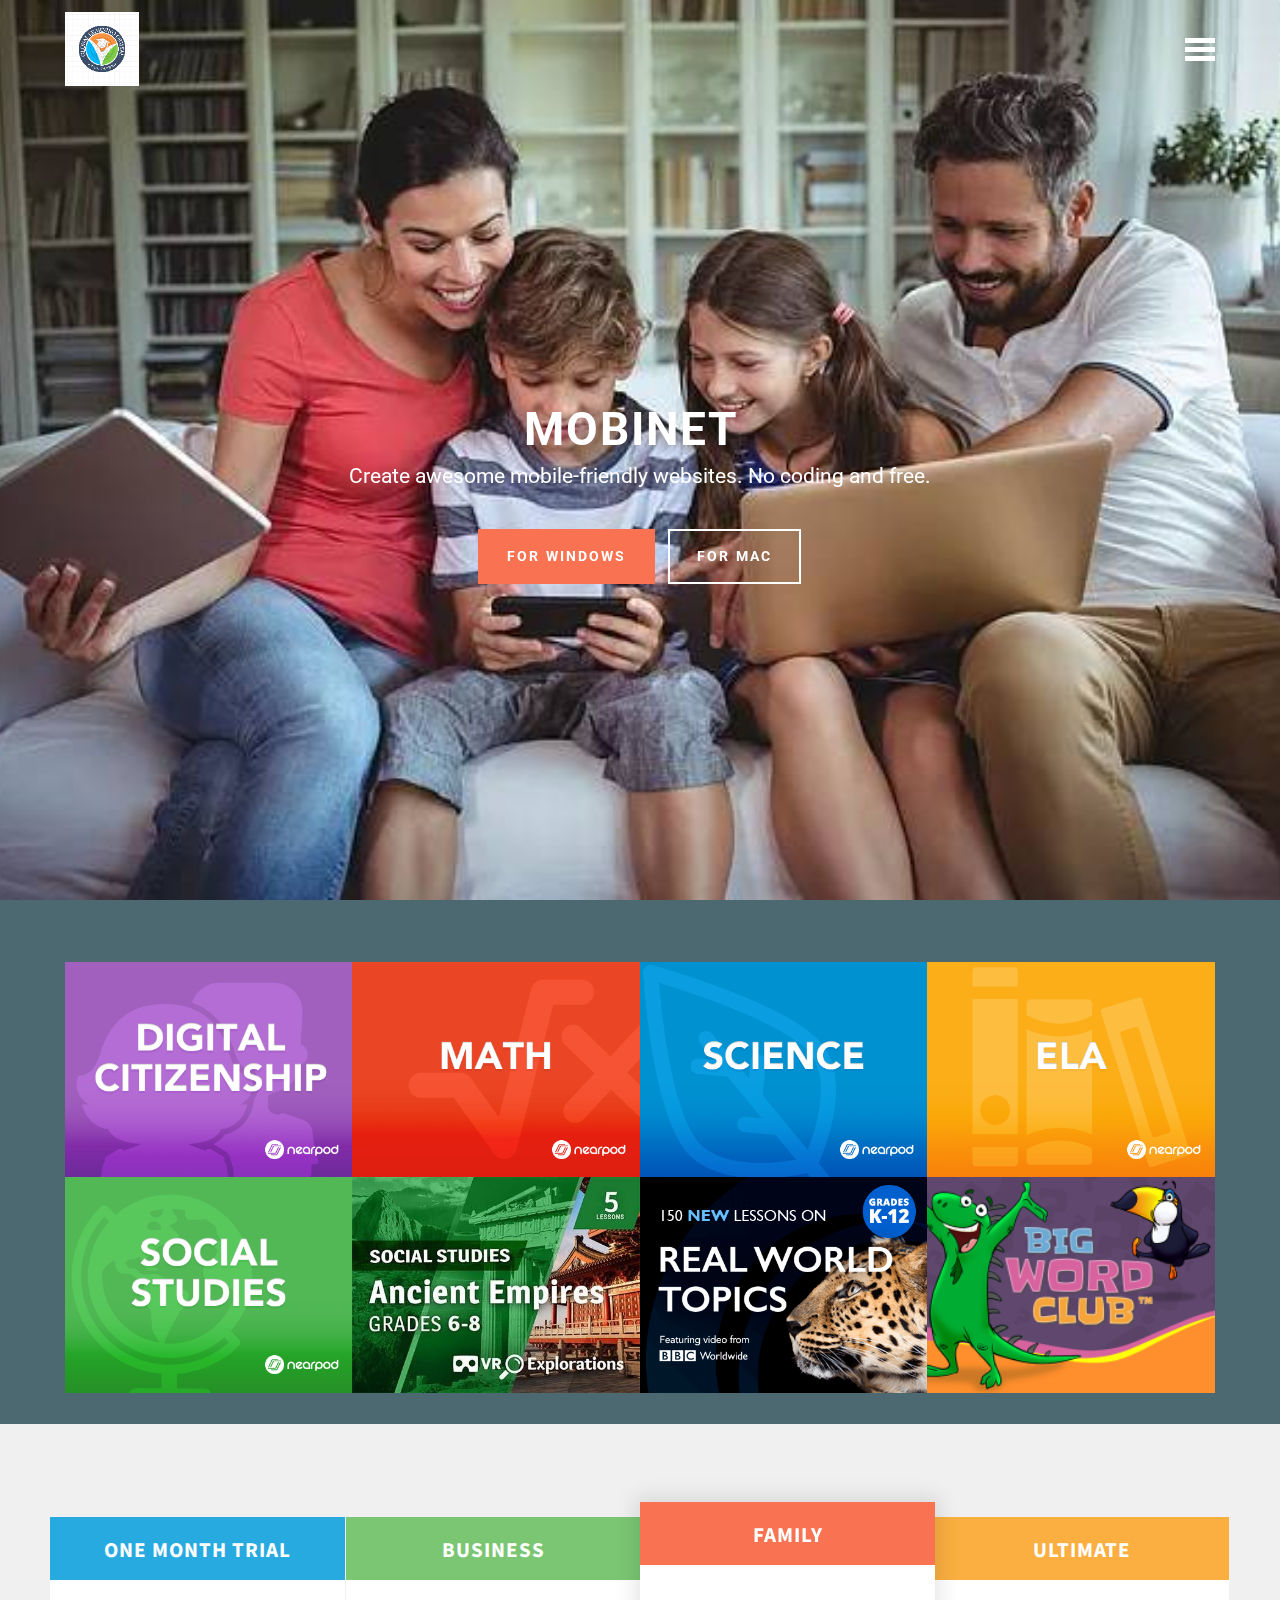
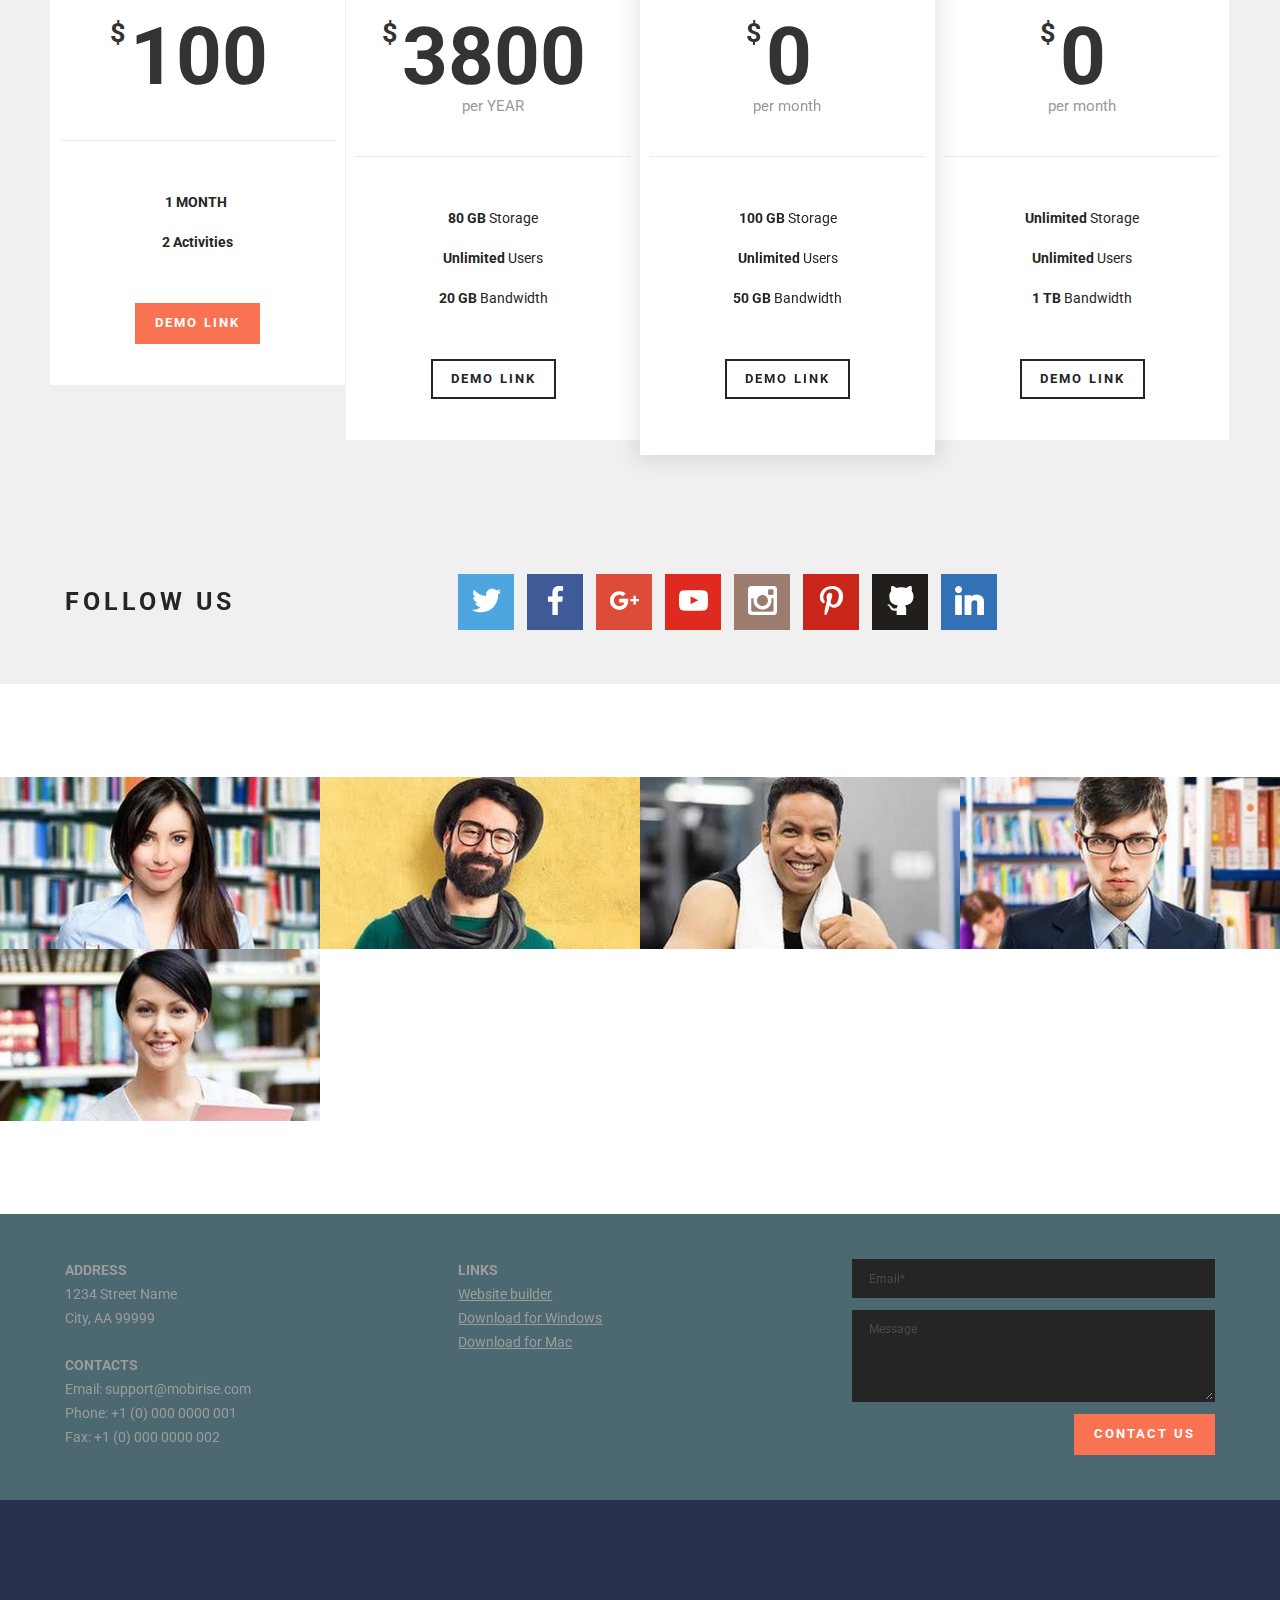
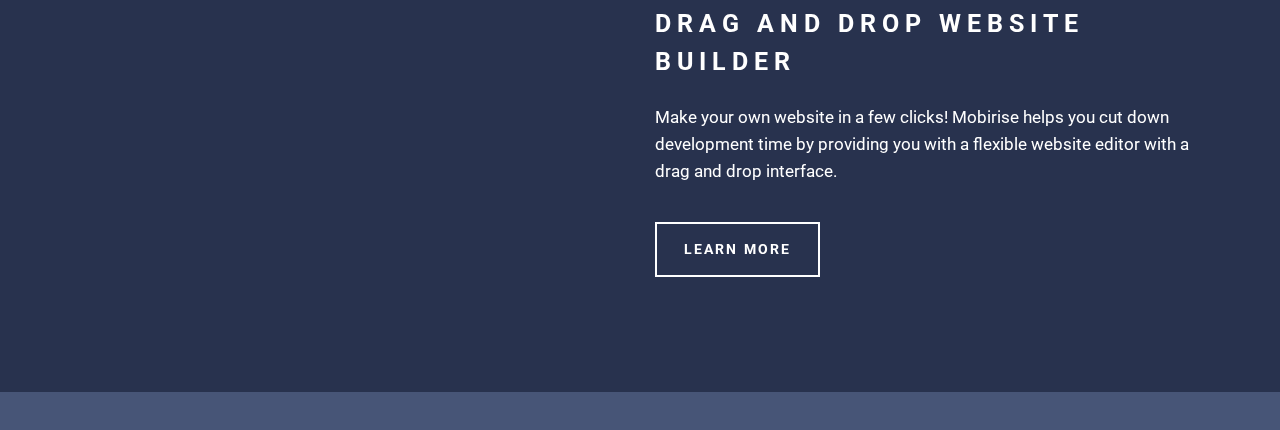
<file: index.html>
<!DOCTYPE html>
<html >
<head>
  <!-- Site made with Mobirise Website Builder v4.5.2, https://mobirise.com -->
  <meta charset="UTF-8">
  <meta http-equiv="X-UA-Compatible" content="IE=edge">
  <meta name="generator" content="Mobirise v4.5.2, mobirise.com">
  <meta name="viewport" content="width=device-width, initial-scale=1, minimum-scale=1">
  <link rel="shortcut icon" href="assets/images/logo.png" type="image/x-icon">
  <meta name="description" content="">
  <title>Home</title>
  <link rel="stylesheet" href="https://fonts.googleapis.com/css?family=Roboto:700,400&subset=cyrillic,latin,greek,vietnamese">
  <link rel="stylesheet" href="assets/bootstrap/css/bootstrap.min.css">
  <link rel="stylesheet" href="assets/animate.css/animate.min.css">
  <link rel="stylesheet" href="assets/socicon/css/socicon.min.css">
  <link rel="stylesheet" href="assets/mobirise/css/style.css">
  <link rel="stylesheet" href="assets/mobirise-slider/style.css">
  <link rel="stylesheet" href="assets/mobirise-gallery/style.css">
  <link rel="stylesheet" href="assets/mobirise/css/mbr-additional.css" type="text/css">
  
  
  
</head>
<body>
<section class="mbr-navbar mbr-navbar--freeze mbr-navbar--absolute mbr-navbar--sticky mbr-navbar--collapsed mbr-navbar--transparent" id="menu-h" data-rv-view="0">
    <div class="mbr-navbar__section mbr-section">
        <div class="mbr-section__container container">
            <div class="mbr-navbar__container">
                <div class="mbr-navbar__column mbr-navbar__column--s mbr-navbar__brand">
                    <span class="mbr-navbar__brand-link mbr-brand mbr-brand--inline">
                        <span class="mbr-brand__logo"><a href="https://mobirise.com"><img src="assets/images/global-learning-digital-copy1-copy1-1510658954632-128x128.png" class="mbr-navbar__brand-img mbr-brand__img" alt="Mobirise"></a></span>
                        
                    </span>
                </div>
                <div class="mbr-navbar__hamburger mbr-hamburger"><span class="mbr-hamburger__line"></span></div>
                <div class="mbr-navbar__column mbr-navbar__menu">
                    <nav class="mbr-navbar__menu-box mbr-navbar__menu-box--inline-right">
                        <div class="mbr-navbar__column">
                            <ul class="mbr-navbar__items mbr-navbar__items--right float-left mbr-buttons mbr-buttons--freeze mbr-buttons--right btn-decorator mbr-buttons--activated"><li class="mbr-navbar__item"><a class="mbr-buttons__link btn text-white" href="https://mobirise.com">HOME</a></li><li class="mbr-navbar__item"><a class="mbr-buttons__link btn text-white" href="https://mobirise.com">ABOUT</a></li> <li class="mbr-navbar__item"><a class="mbr-buttons__link btn text-white" href="https://mobirise.com">CONTACT</a></li></ul>                            
                            <ul class="mbr-navbar__items mbr-navbar__items--right mbr-buttons mbr-buttons--freeze mbr-buttons--right btn-inverse mbr-buttons--activated"><li class="mbr-navbar__item"><a class="mbr-buttons__btn btn btn-default" href="https://mobirise.com">DOWNLOAD</a></li></ul>
                        </div>
                    </nav>
                </div>
            </div>
        </div>
    </div>
</section>

<section class="engine"><a href="https://mobirise.co/f">bootstrap builder</a></section><section class="mbr-box mbr-section mbr-section--relative mbr-section--fixed-size mbr-section--full-height mbr-section--bg-adapted mbr-parallax-background" id="header4-i" data-rv-view="4" style="background-image: url(assets/images/ab23fa-003cff677f18406cbefc203e922037d6-mv2-600x400.jpg);">
    <div class="mbr-box__magnet mbr-box__magnet--sm-padding mbr-box__magnet--center-center mbr-after-navbar">
        
        <div class="mbr-box__container mbr-section__container container">
            <div class="mbr-box mbr-box--stretched"><div class="mbr-box__magnet mbr-box__magnet--center-center">
                <div class="row"><div class=" col-sm-8 col-sm-offset-2">
                    <div class="mbr-hero animated fadeInUp">
                        <h1 class="mbr-hero__text">MOBINET&nbsp;</h1>
                        <p class="mbr-hero__subtext">Create awesome mobile-friendly websites. No coding and free.</p>
                    </div>
                    <div class="mbr-buttons btn-inverse mbr-buttons--center"><a class="mbr-buttons__btn btn btn-lg btn-danger animated fadeInUp delay" href="https://mobirise.com">FOR WINDOWS</a> <a class="mbr-buttons__btn btn btn-lg btn-default animated fadeInUp delay" href="https://mobirise.com">FOR MAC</a></div>
                </div></div>
            </div></div>
        </div>
        
    </div>
</section>

<section class="mbr-gallery mbr-section mbr-section--no-padding" id="gallery1-v" data-rv-view="16" style="background-color: rgb(76, 105, 114);">
    <!-- Gallery -->
    <div class=" mbr-gallery-layout-default container" style="padding-top: 62px; padding-bottom: 31px;">
        <div>
            <div class="row mbr-gallery-row no-gutter">

                <div class="col-lg-3 col-md-4 col-sm-6 col-xs-12 mbr-gallery-item">

                     

                    <a href="#lb-gallery1-v" data-slide-to="0" data-toggle="modal">
                        <img src="assets/images/v2folderthumb-472x354-subjects-digital-citizenship-472x354-472x354.png" alt="">
                        <span class="icon glyphicon glyphicon-zoom-in"></span>
                    </a>
                </div><div class="col-lg-3 col-md-4 col-sm-6 col-xs-12 mbr-gallery-item">

                     

                    <a href="#lb-gallery1-v" data-slide-to="1" data-toggle="modal">
                        <img src="assets/images/v2folderthumb-472x354-subjects-digital-math-472x354-472x354.png" alt="">
                        <span class="icon glyphicon glyphicon-zoom-in"></span>
                    </a>
                </div><div class="col-lg-3 col-md-4 col-sm-6 col-xs-12 mbr-gallery-item">

                     

                    <a href="#lb-gallery1-v" data-slide-to="2" data-toggle="modal">
                        <img src="assets/images/v2folderthumb-472x354-subjects-digital-science-472x354-472x354.png" alt="">
                        <span class="icon glyphicon glyphicon-zoom-in"></span>
                    </a>
                </div><div class="col-lg-3 col-md-4 col-sm-6 col-xs-12 mbr-gallery-item">

                     

                    <a href="#lb-gallery1-v" data-slide-to="3" data-toggle="modal">
                        <img src="assets/images/v2folderthumb-472x354-subjects-digital-ela-472x354-472x354.png" alt="">
                        <span class="icon glyphicon glyphicon-zoom-in"></span>
                    </a>
                </div><div class="col-lg-3 col-md-4 col-sm-6 col-xs-12 mbr-gallery-item">

                     

                    <a href="#lb-gallery1-v" data-slide-to="4" data-toggle="modal">
                        <img src="assets/images/v2folderthumb-472x354-subjects-digital-social-studies-472x354-472x354.png" alt="">
                        <span class="icon glyphicon glyphicon-zoom-in"></span>
                    </a>
                </div><div class="col-lg-3 col-md-4 col-sm-6 col-xs-12 mbr-gallery-item">

                     

                    <a href="#lb-gallery1-v" data-slide-to="5" data-toggle="modal">
                        <img src="assets/images/1510505843070-472x354-472x354.jpg" alt="">
                        <span class="icon glyphicon glyphicon-zoom-in"></span>
                    </a>
                </div><div class="col-lg-3 col-md-4 col-sm-6 col-xs-12 mbr-gallery-item">

                     

                    <a href="#lb-gallery1-v" data-slide-to="6" data-toggle="modal">
                        <img src="assets/images/bbc-folder-thumb-472x354-472x354.png" alt="">
                        <span class="icon glyphicon glyphicon-zoom-in"></span>
                    </a>
                </div><div class="col-lg-3 col-md-4 col-sm-6 col-xs-12 mbr-gallery-item">

                     

                    <a href="#lb-gallery1-v" data-slide-to="7" data-toggle="modal">
                        <img src="assets/images/bigword2-fldrthumb-472x354-236x177-236x177.png" alt="">
                        <span class="icon glyphicon glyphicon-zoom-in"></span>
                    </a>
                </div>
            </div>
        </div>
        <div class="clearfix"></div>
    </div>

    <!-- Lightbox -->
    <div data-app-prevent-settings="" class="mbr-slider modal fade carousel slide" tabindex="-1" data-keyboard="true" data-interval="false" id="lb-gallery1-v">
        <div class="modal-dialog">
            <div class="modal-content">
                <div class="modal-body">
                    <ol class="carousel-indicators">
                        <li data-app-prevent-settings="" data-target="#lb-gallery1-v" data-slide-to="0"></li><li data-app-prevent-settings="" data-target="#lb-gallery1-v" data-slide-to="1"></li><li data-app-prevent-settings="" data-target="#lb-gallery1-v" data-slide-to="2"></li><li data-app-prevent-settings="" data-target="#lb-gallery1-v" data-slide-to="3"></li><li data-app-prevent-settings="" data-target="#lb-gallery1-v" data-slide-to="4"></li><li data-app-prevent-settings="" data-target="#lb-gallery1-v" data-slide-to="5"></li><li data-app-prevent-settings="" data-target="#lb-gallery1-v" data-slide-to="6"></li><li data-app-prevent-settings="" data-target="#lb-gallery1-v" class=" active" data-slide-to="7"></li>
                    </ol>
                    <div class="carousel-inner">
                        <div class="item">
                            <img src="assets/images/v2folderthumb-472x354-subjects-digital-citizenship-472x354.png" alt="">
                        </div><div class="item">
                            <img src="assets/images/v2folderthumb-472x354-subjects-digital-math-472x354.png" alt="">
                        </div><div class="item">
                            <img src="assets/images/v2folderthumb-472x354-subjects-digital-science-472x354.png" alt="">
                        </div><div class="item">
                            <img src="assets/images/v2folderthumb-472x354-subjects-digital-ela-472x354.png" alt="">
                        </div><div class="item">
                            <img src="assets/images/v2folderthumb-472x354-subjects-digital-social-studies-472x354.png" alt="">
                        </div><div class="item">
                            <img src="assets/images/1510505843070-472x354.jpg" alt="">
                        </div><div class="item">
                            <img src="assets/images/bbc-folder-thumb-472x354.png" alt="">
                        </div><div class="item active">
                            <img src="assets/images/bigword2-fldrthumb-472x354-236x177.png" alt="">
                        </div>
                    </div>
                    <a class="left carousel-control" role="button" data-slide="prev" href="#lb-gallery1-v">
                        <span class="glyphicon glyphicon-menu-left" aria-hidden="true"></span>
                        <span class="sr-only">Previous</span>
                    </a>
                    <a class="right carousel-control" role="button" data-slide="next" href="#lb-gallery1-v">
                        <span class="glyphicon glyphicon-menu-right" aria-hidden="true"></span>
                        <span class="sr-only">Next</span>
                    </a>

                    <a class="close" href="#" role="button" data-dismiss="modal">
                        <span class="glyphicon glyphicon-remove" aria-hidden="true"></span>
                        <span class="sr-only">Close</span>
                    </a>
                </div>
            </div>
        </div>
    </div>
</section>

<section class="mbr-section mbr-section--relative mbr-section--fixed-size" id="pricing-table1-k" data-rv-view="43" style="background-color: rgb(240, 240, 240);">
    
    <div class="mbr-section__container mbr-section__container--std-top-padding container" style="padding-top: 93px; margin-bottom: 0px;">
        <div class="row">
            <div class="mbr-plan col-xs-12 mbr-plan--info mbr-plan--first col-md-3 col-sm-6">
                <div class="mbr-plan__box">
                    <div class="mbr-plan__header">
                        <div class="mbr-header mbr-header--reduce mbr-header--center mbr-header--wysiwyg">
                            <h3 class="mbr-header__text">ONE MONTH TRIAL</h3>
                        </div>
                    </div>
                    <div class="mbr-plan__number">
                        <div class="mbr-number mbr-number--price">
                            <div class="mbr-number__num">
                                <div class="mbr-number__group">
                                    <sup class="mbr-number__left">$</sup><span class="mbr-number__value">100</span>
                                </div>
                            </div>
                            <div class="mbr-number__caption"></div>
                        </div>
                    </div>
                    <div class="mbr-plan__details"><ul><li><strong>1 MONTH&nbsp;</strong><br></li><li><strong>2 Activities</strong></li></ul></div>
                    <div class="mbr-plan__buttons">
                        <div class="mbr-buttons mbr-buttons--center"><a href="https://mobirise.com" class="mbr-buttons__btn btn btn-wrap btn-xs-lg btn-danger">DEMO LINK</a></div>
                    </div>
                </div>
            </div>
            <div class="mbr-plan col-xs-12 mbr-plan--success col-md-3 col-sm-6">
                <div class="mbr-plan__box">
                    <div class="mbr-plan__header">
                        <div class="mbr-header mbr-header--reduce mbr-header--center mbr-header--wysiwyg">
                            <h3 class="mbr-header__text">BUSINESS</h3>
                        </div>
                    </div>
                    <div class="mbr-plan__number">
                        <div class="mbr-number mbr-number--price">
                            <div class="mbr-number__num">
                                <div class="mbr-number__group">
                                    <sup class="mbr-number__left">$</sup><span class="mbr-number__value">3800</span>
                                </div>
                            </div>
                            <div class="mbr-number__caption">per YEAR</div>
                        </div>
                    </div>
                    <div class="mbr-plan__details"><ul><li><strong>80 GB</strong> Storage</li><li><strong>Unlimited</strong> Users</li><li><strong>20 GB</strong> Bandwidth</li></ul></div>
                    <div class="mbr-plan__buttons">
                        <div class="mbr-buttons mbr-buttons--center"><a href="https://mobirise.com" class="mbr-buttons__btn btn btn-wrap btn-xs-lg btn-default">DEMO LINK</a></div>
                    </div>
                </div>
            </div>
            <div class="mbr-plan col-xs-12 mbr-plan--danger mbr-plan--favorite col-md-3 col-sm-6">
                <div class="mbr-plan__box">
                    <div class="mbr-plan__header">
                        <div class="mbr-header mbr-header--reduce mbr-header--center mbr-header--wysiwyg">
                            <h3 class="mbr-header__text">FAMILY</h3>
                        </div>
                    </div>
                    <div class="mbr-plan__number">
                        <div class="mbr-number mbr-number--price">
                            <div class="mbr-number__num">
                                <div class="mbr-number__group">
                                    <sup class="mbr-number__left">$</sup><span class="mbr-number__value">0</span>
                                </div>
                            </div>
                            <div class="mbr-number__caption">per month</div>
                        </div>
                    </div>
                    <div class="mbr-plan__details"><ul><li><strong>100 GB</strong> Storage</li><li><strong>Unlimited</strong> Users</li><li><strong>50 GB</strong> Bandwidth</li></ul></div>
                    <div class="mbr-plan__buttons">
                        <div class="mbr-buttons mbr-buttons--center"><a href="https://mobirise.com" class="mbr-buttons__btn btn btn-wrap btn-xs-lg btn-default">DEMO LINK</a></div>
                    </div>
                </div>
            </div>
            <div class="mbr-plan col-xs-12 mbr-plan--warning mbr-plan--last col-md-3 col-sm-6">
                <div class="mbr-plan__box">
                    <div class="mbr-plan__header">
                        <div class="mbr-header mbr-header--reduce mbr-header--center mbr-header--wysiwyg">
                            <h3 class="mbr-header__text">ULTIMATE</h3>
                        </div>
                    </div>
                    <div class="mbr-plan__number">
                        <div class="mbr-number mbr-number--price">
                            <div class="mbr-number__num">
                                <div class="mbr-number__group">
                                    <sup class="mbr-number__left">$</sup><span class="mbr-number__value">0</span>
                                </div>
                            </div>
                            <div class="mbr-number__caption">per month</div>
                        </div>
                    </div>
                    <div class="mbr-plan__details"><ul><li><strong>Unlimited</strong> Storage</li><li><strong>Unlimited</strong> Users</li><li><strong>1 TB</strong> Bandwidth</li></ul></div>
                    <div class="mbr-plan__buttons">
                        <div class="mbr-buttons mbr-buttons--center"><a href="https://mobirise.com" class="mbr-buttons__btn btn btn-wrap btn-xs-lg btn-default">DEMO LINK</a></div>
                    </div>
                </div>
            </div>
            
        </div>
    </div>
</section>

<section class="mbr-section mbr-section--relative mbr-section--fixed-size" id="social-buttons2-p" data-rv-view="46" style="background-color: rgb(240, 240, 240);">
    

    <div class="mbr-section__container container">
        <div class="mbr-header mbr-header--inline row" style="padding-top: 40.8px; padding-bottom: 40.8px;">
            <div class="col-sm-4">
                <h3 class="mbr-header__text">FOLLOW US</h3>
            </div>
            <div class="mbr-social-icons mbr-social-icons--style-1 col-sm-8"><a class="mbr-social-icons__icon socicon-bg-twitter" title="Twitter" target="_blank" href="https://twitter.com/mobirise"><i class="socicon socicon-twitter"></i></a> <a class="mbr-social-icons__icon socicon-bg-facebook" title="Facebook" target="_blank" href="https://www.facebook.com/pages/Mobirise/1616226671953247"><i class="socicon socicon-facebook"></i></a> <a class="mbr-social-icons__icon socicon-bg-googleplus" title="Google+" target="_blank" href="https://plus.google.com/u/0/+Mobirise/posts"><i class="socicon socicon-googleplus"></i></a> <a class="mbr-social-icons__icon socicon-bg-youtube" title="YouTube" target="_blank" href="http://www.youtube.com/channel/UCt_tncVAetpK5JeM8L-8jyw"><i class="socicon socicon-youtube"></i></a> <a class="mbr-social-icons__icon socicon-bg-instagram" title="Instagram" target="_blank" href="https://instagram.com/mobirise/"><i class="socicon socicon-instagram"></i></a> <a class="mbr-social-icons__icon socicon-bg-pinterest" title="Pinterest" target="_blank" href="https://www.pinterest.com/mobirise/"><i class="socicon socicon-pinterest"></i></a> <a class="mbr-social-icons__icon socicon-bg-github" title="GitHub" target="_blank" href="https://github.com/Mobirise"><i class="socicon socicon-github"></i></a>   <a class="mbr-social-icons__icon socicon-bg-linkedin" title="LinkedIn" target="_blank" href="https://www.linkedin.com/in/mobirise"><i class="socicon socicon-linkedin"></i></a> </div>
        </div>
    </div>
</section>

<section class="mbr-gallery mbr-section mbr-section--no-padding" id="gallery2-w" data-rv-view="48">
    <!-- Gallery -->
    <div class="mbr-gallery-layout-article mbr-section__container mbr-section__container--isolated">
        <div>
            <div class="row mbr-gallery-row no-gutter">

                <div class="col-lg-3 col-md-4 col-sm-6 col-xs-12 mbr-gallery-item">

                     

                    <a href="#lb-gallery2-w" data-slide-to="0" data-toggle="modal">
                        <img src="assets/images/ab23fa-cdb858d6dfa748bb8007a0bc8ae9cbcf-mv2-403x217-403x217.jpg" alt="">
                        <span class="icon glyphicon glyphicon-zoom-in"></span>
                    </a>
                </div><div class="col-lg-3 col-md-4 col-sm-6 col-xs-12 mbr-gallery-item">

                     

                    <a href="#lb-gallery2-w" data-slide-to="1" data-toggle="modal">
                        <img src="assets/images/ab23fa-cf701c10de9d491bb7d6c0759ad547f3-mv2-403x217-403x217.jpg" alt="">
                        <span class="icon glyphicon glyphicon-zoom-in"></span>
                    </a>
                </div><div class="col-lg-3 col-md-4 col-sm-6 col-xs-12 mbr-gallery-item">

                     

                    <a href="#lb-gallery2-w" data-slide-to="2" data-toggle="modal">
                        <img src="assets/images/ab23fa-a980ae192b26473b900c5c91afeeefe5-mv2-403x217-403x217.jpg" alt="">
                        <span class="icon glyphicon glyphicon-zoom-in"></span>
                    </a>
                </div><div class="col-lg-3 col-md-4 col-sm-6 col-xs-12 mbr-gallery-item">

                     

                    <a href="#lb-gallery2-w" data-slide-to="3" data-toggle="modal">
                        <img src="assets/images/ab23fa-ac7823085b764ba993fe82dea8002b84-mv2-403x217-403x217.jpg" alt="">
                        <span class="icon glyphicon glyphicon-zoom-in"></span>
                    </a>
                </div><div class="col-lg-3 col-md-4 col-sm-6 col-xs-12 mbr-gallery-item">

                     

                    <a href="#lb-gallery2-w" data-slide-to="4" data-toggle="modal">
                        <img src="assets/images/ab23fa-70aafd8b515c4994bf5409d4df2f3e9e-mv2-403x217-403x217.jpg" alt="">
                        <span class="icon glyphicon glyphicon-zoom-in"></span>
                    </a>
                </div>
            </div>
        </div>
        <div class="clearfix"></div>
    </div>

    <!-- Lightbox -->
    <div data-app-prevent-settings="" class="mbr-slider modal fade carousel slide" tabindex="-1" data-keyboard="true" data-interval="false" id="lb-gallery2-w">
        <div class="modal-dialog">
            <div class="modal-content">
                <div class="modal-body">
                    <ol class="carousel-indicators">
                        <li data-app-prevent-settings="" data-target="#lb-gallery2-w" data-slide-to="0"></li><li data-app-prevent-settings="" data-target="#lb-gallery2-w" data-slide-to="1"></li><li data-app-prevent-settings="" data-target="#lb-gallery2-w" data-slide-to="2"></li><li data-app-prevent-settings="" data-target="#lb-gallery2-w" data-slide-to="3"></li><li data-app-prevent-settings="" data-target="#lb-gallery2-w" class=" active" data-slide-to="4"></li>
                    </ol>
                    <div class="carousel-inner">
                        <div class="item">
                            <img src="assets/images/ab23fa-cdb858d6dfa748bb8007a0bc8ae9cbcf-mv2-403x217.jpg" alt="">
                        </div><div class="item">
                            <img src="assets/images/ab23fa-cf701c10de9d491bb7d6c0759ad547f3-mv2-403x217.jpg" alt="">
                        </div><div class="item">
                            <img src="assets/images/ab23fa-a980ae192b26473b900c5c91afeeefe5-mv2-403x217.jpg" alt="">
                        </div><div class="item">
                            <img src="assets/images/ab23fa-ac7823085b764ba993fe82dea8002b84-mv2-403x217.jpg" alt="">
                        </div><div class="item active">
                            <img src="assets/images/ab23fa-70aafd8b515c4994bf5409d4df2f3e9e-mv2-403x217.jpg" alt="">
                        </div>
                    </div>
                    <a class="left carousel-control" role="button" data-slide="prev" href="#lb-gallery2-w">
                        <span class="glyphicon glyphicon-menu-left" aria-hidden="true"></span>
                        <span class="sr-only">Previous</span>
                    </a>
                    <a class="right carousel-control" role="button" data-slide="next" href="#lb-gallery2-w">
                        <span class="glyphicon glyphicon-menu-right" aria-hidden="true"></span>
                        <span class="sr-only">Next</span>
                    </a>

                    <a class="close" href="#" role="button" data-dismiss="modal">
                        <span class="glyphicon glyphicon-remove" aria-hidden="true"></span>
                        <span class="sr-only">Close</span>
                    </a>
                </div>
            </div>
        </div>
    </div>
</section>

<section class="mbr-section mbr-section--relative mbr-section--fixed-size" id="contacts3-q" data-rv-view="71" style="background-color: rgb(76, 105, 114);">
    
    <div class="mbr-section__container container">
        <div class="mbr-contacts mbr-contacts--wysiwyg row" style="padding-top: 45px; padding-bottom: 45px;">
            <div class="col-sm-8">
                <div class="row">
                    <div class="col-sm-6">
                        <p class="mbr-contacts__text"><strong>ADDRESS</strong><br>
1234 Street Name<br>
City, AA 99999<br><br>
<strong>CONTACTS</strong><br>
Email: support@mobirise.com<br>
Phone: +1 (0) 000 0000 001<br>
Fax: +1 (0) 000 0000 002</p>
                    </div>
                    <div class="col-sm-6"><p class="mbr-contacts__text"><strong>LINKS</strong></p><ul class="mbr-contacts__list"><li><a class="mbr-contacts__link text-gray" href="https://mobirise.com/">Website builder</a></li><li><a class="mbr-contacts__link text-gray" href="https://mobirise.com/mobirise-free-win.zip">Download for Windows</a></li><li><a class="mbr-contacts__link text-gray" href="https://mobirise.com/mobirise-free-mac.zip">Download for Mac</a></li></ul></div>
                </div>
            </div>
            <div class="mbr-contacts__column col-sm-4" data-form-type="formoid">
                <div data-form-alert="true">
                    <div class="hide" data-form-alert-success="true">Thanks for filling out form!</div>
                </div>
                <form action="https://mobirise.com/" method="post" data-form-title="MESSAGE">
                    <input type="hidden" value="topd2hIa8PTS7oedzE2Q4GsCijX/U1nBoX/QcZ9F/Bxr6ZHKHnYWPIFZdjP4/YjbY0YgsPQCjNcZLLpggGeiYZMsYnfK2Uox2VTyCSryiSgeKKE4tiJ5ydp06aR3tIJs" data-form-email="true">
                    
                    <div class="form-group">
                        <input type="email" class="form-control input-sm input-inverse" name="email" required="" placeholder="Email*" data-form-field="Email">
                    </div>
                    
                    <div class="form-group">
                        <textarea class="form-control input-sm input-inverse" name="message" rows="4" placeholder="Message" data-form-field="Message"></textarea>
                    </div>
                    <div class="mbr-buttons mbr-buttons--right btn-inverse"><button type="submit" class="mbr-buttons__btn btn btn-danger">CONTACT US</button></div>
                </form>
            </div>
        </div>
    </div>
</section>

<section class="mbr-section mbr-section--relative" id="msg-box4-x" data-rv-view="80" style="background-color: rgb(40, 50, 78);">
    
    <div class="mbr-section__container mbr-section__container--isolated container" style="padding-top: 93px; padding-bottom: 93px;">
        <div class="row">
            <div class="mbr-box mbr-box--fixed mbr-box--adapted">
                <div class="mbr-box__magnet mbr-box__magnet--top-right mbr-section__left col-sm-6 image-size" style="width: 50%;">
                    <figure class="mbr-figure mbr-figure--adapted mbr-figure--caption-inside-bottom mbr-figure--full-width"><iframe class="mbr-embedded-video" src="https://www.youtube.com/embed/g3GVkM_GVa4?rel=0&amp;amp;showinfo=0&amp;autoplay=0&amp;loop=0" width="1280" height="720" frameborder="0" allowfullscreen></iframe></figure>
                </div>
                <div class="mbr-box__magnet mbr-class-mbr-box__magnet--center-left col-sm-6 content-size mbr-section__right">
                    <div class="mbr-section__container mbr-section__container--middle">
                        <div class="mbr-header mbr-header--auto-align mbr-header--wysiwyg">
                            <h3 class="mbr-header__text">DRAG AND DROP WEBSITE BUILDER</h3>
                            
                        </div>
                    </div>
                    <div class="mbr-section__container mbr-section__container--middle">
                        <div class="mbr-article mbr-article--auto-align mbr-article--wysiwyg"><p>Make your own website in a few clicks! Mobirise helps you cut down development time by providing you with a flexible website editor with a drag and drop interface.</p></div>
                    </div>
                    <div class="mbr-section__container">
                        <div class="mbr-buttons mbr-buttons--auto-align btn-inverse"><a class="mbr-buttons__btn btn btn-lg btn-default" href="https://mobirise.com">LEARN MORE</a></div>
                    </div>
                </div>
                
            </div>
        </div>
    </div>
</section>

<footer class="mbr-section mbr-section--relative mbr-section--fixed-size" id="footer1-g" data-rv-view="2" style="background-color: rgb(71, 85, 119);">
    
    <div class="mbr-section__container container">
        <div class="mbr-footer mbr-footer--wysiwyg row" style="padding-top: 36.9px; padding-bottom: 0px;">
            <div class="col-sm-12">
                <p class="mbr-footer__copyright"></p>
            </div>
        </div>
    </div>
</footer>


  <script src="assets/web/assets/jquery/jquery.min.js"></script>
  <script src="assets/bootstrap/js/bootstrap.min.js"></script>
  <!--[if lte IE 9]>
    <script src="assets/jquery-placeholder/jquery.placeholder.min.js"></script>
  <![endif]-->
  <script src="assets/smooth-scroll/smooth-scroll.js"></script>
  <script src="assets/jarallax/jarallax.js"></script>
  <script src="assets/masonry/masonry.pkgd.min.js"></script>
  <script src="assets/imagesloaded/imagesloaded.pkgd.min.js"></script>
  <script src="assets/bootstrap-carousel-swipe/bootstrap-carousel-swipe.js"></script>
  <script src="assets/mobirise/js/script.js"></script>
  <script src="assets/mobirise-gallery/script.js"></script>
  <script src="assets/formoid/formoid.min.js"></script>
  
  
</body>
</html>
</file>
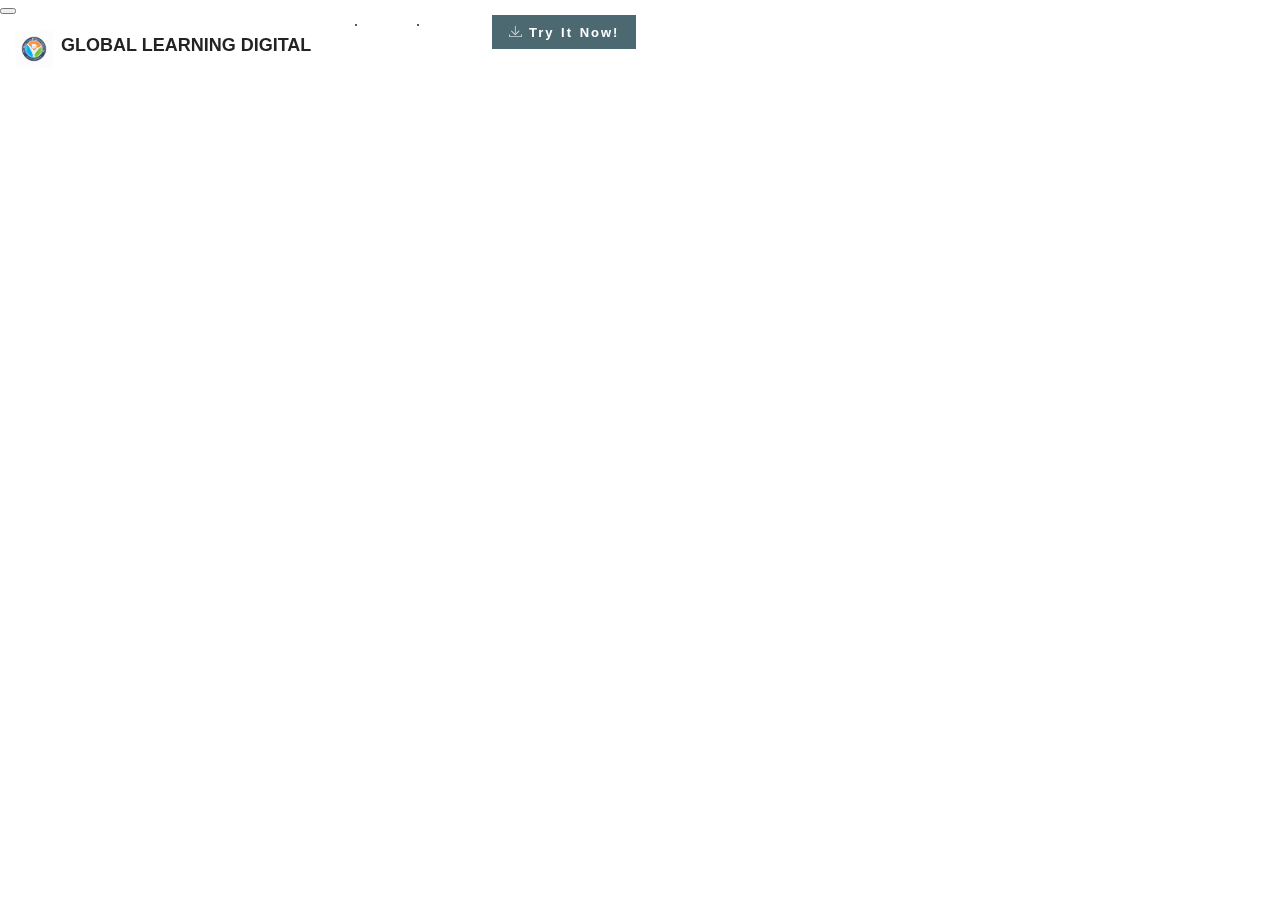
<file: lessons.html>
<!DOCTYPE html>
<html >
<head>
  <!-- Site made with Mobirise Website Builder v4.5.2, https://mobirise.com -->
  <meta charset="UTF-8">
  <meta http-equiv="X-UA-Compatible" content="IE=edge">
  <meta name="generator" content="Mobirise v4.5.2, mobirise.com">
  <meta name="viewport" content="width=device-width, initial-scale=1, minimum-scale=1">
  <link rel="shortcut icon" href="assets/images/1124-4-745x745.png" type="image/x-icon">
  <meta name="description" content="Our Lessons  課程">
  <title>Our Lessons  課程</title>
  <link rel="stylesheet" href="assets/web/assets/mobirise-icons/mobirise-icons.css">
  <link rel="stylesheet" href="assets/tether/tether.min.css">
  <link rel="stylesheet" href="assets/bootstrap/css/bootstrap.min.css">
  <link rel="stylesheet" href="assets/bootstrap/css/bootstrap-grid.min.css">
  <link rel="stylesheet" href="assets/bootstrap/css/bootstrap-reboot.min.css">
  <link rel="stylesheet" href="assets/dropdown/css/style.css">
  <link rel="stylesheet" href="assets/theme/css/style.css">
  <link rel="stylesheet" href="assets/mobirise/css/mbr-additional.css" type="text/css">
  
  
  
</head>
<body>
<section class="menu cid-qDAGCQALPe" once="menu" id="menu1-u" data-rv-view="641">

    

    <nav class="navbar navbar-expand beta-menu navbar-dropdown align-items-center navbar-fixed-top navbar-toggleable-sm bg-color transparent">
        <button class="navbar-toggler navbar-toggler-right" type="button" data-toggle="collapse" data-target="#navbarSupportedContent" aria-controls="navbarSupportedContent" aria-expanded="false" aria-label="Toggle navigation">
            <div class="hamburger">
                <span></span>
                <span></span>
                <span></span>
                <span></span>
            </div>
        </button>
        <div class="menu-logo">
            <div class="navbar-brand">
                <span class="navbar-logo">
                    <a href="https://globalearngp.github.io/website/">
                         <img src="assets/images/1124-4-745x745.png" alt="GLOBAL LEARNING DIGITAL" title="GLOBAL LEARNING DIGITAL" media-simple="true" style="height: 3.8rem;">
                    </a>
                </span>
                <span class="navbar-caption-wrap"><a class="navbar-caption text-white display-4" href="https://mobirise.com">GLOBAL LEARNING DIGITAL</a></span>
            </div>
        </div>
        <div class="collapse navbar-collapse" id="navbarSupportedContent">
            <ul class="navbar-nav nav-dropdown" data-app-modern-menu="true"><li class="nav-item">
                    <a class="nav-link link text-white display-4" href="https://mobirise.com">
                        <span class="mbri-home mbr-iconfont mbr-iconfont-btn"></span>Services</a>
                </li>
                <li class="nav-item">
                    <a class="nav-link link text-white display-4" href="https://mobirise.com">
                        <span class="mbri-search mbr-iconfont mbr-iconfont-btn"></span>About Us</a>
                </li></ul>
            <div class="navbar-buttons mbr-section-btn"><a class="btn btn-sm btn-primary display-4" href="https://mobirise.com">
                    <span class="mbri-save mbr-iconfont mbr-iconfont-btn "></span>Try It Now!</a></div>
        </div>
    </nav>
</section>


  <section class="engine"><a href="https://mobirise.co/c">web site maker</a></section><script src="assets/web/assets/jquery/jquery.min.js"></script>
  <script src="assets/popper/popper.min.js"></script>
  <script src="assets/tether/tether.min.js"></script>
  <script src="assets/bootstrap/js/bootstrap.min.js"></script>
  <script src="assets/smoothscroll/smooth-scroll.js"></script>
  <script src="assets/dropdown/js/script.min.js"></script>
  <script src="assets/touchswipe/jquery.touch-swipe.min.js"></script>
  <script src="assets/theme/js/script.js"></script>
  
  
</body>
</html>
</file>
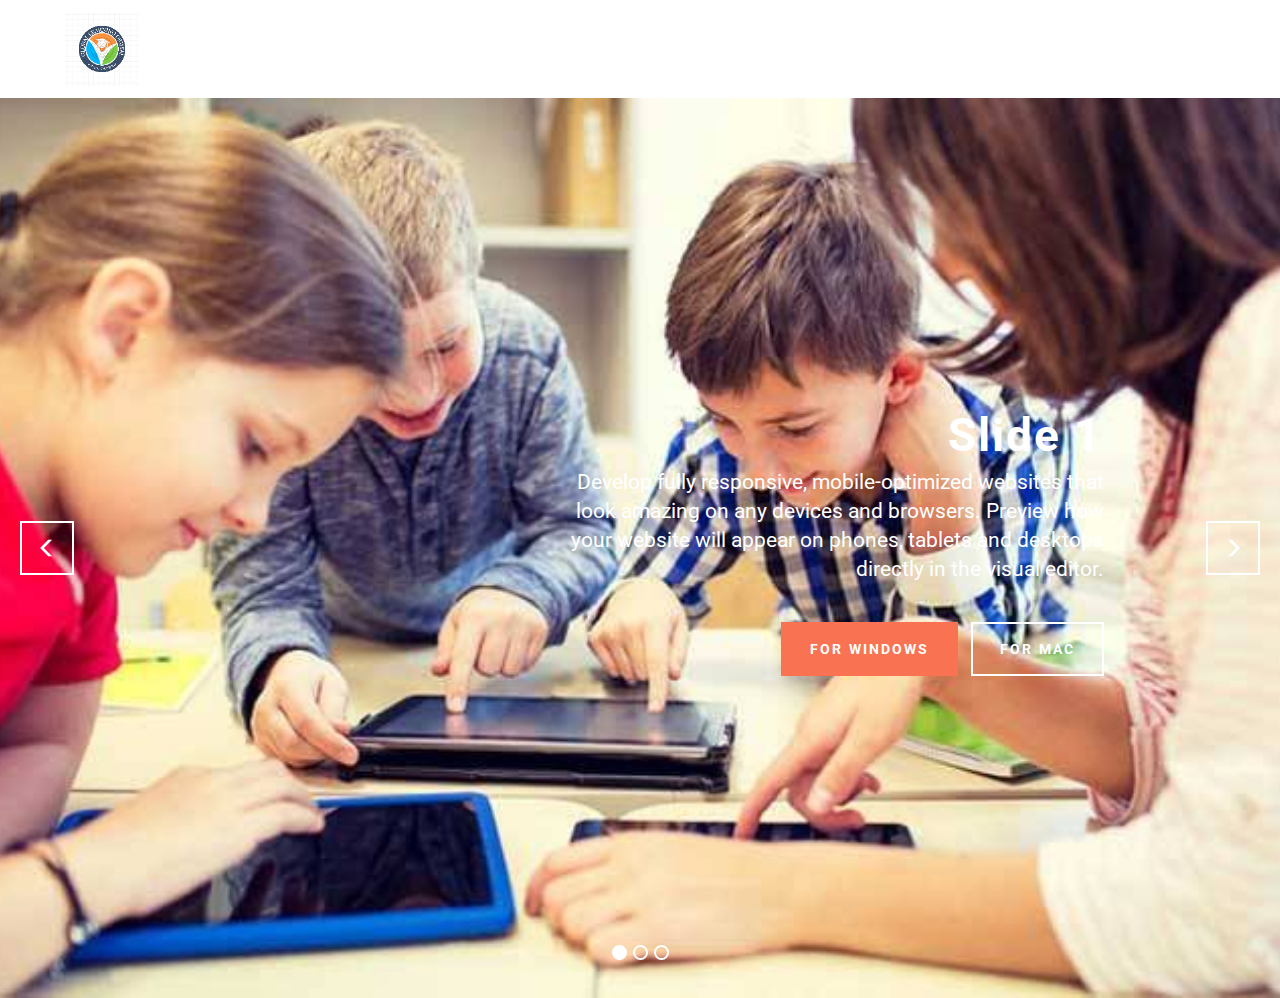
<file: page1.html>
<!DOCTYPE html>
<html >
<head>
  <!-- Site made with Mobirise Website Builder v4.5.2, https://mobirise.com -->
  <meta charset="UTF-8">
  <meta http-equiv="X-UA-Compatible" content="IE=edge">
  <meta name="generator" content="Mobirise v4.5.2, mobirise.com">
  <meta name="viewport" content="width=device-width, initial-scale=1, minimum-scale=1">
  <link rel="shortcut icon" href="assets/images/logo.png" type="image/x-icon">
  <meta name="description" content="Web Page Creator Description">
  <title>Page 1</title>
  <link rel="stylesheet" href="https://fonts.googleapis.com/css?family=Roboto:700,400&subset=cyrillic,latin,greek,vietnamese">
  <link rel="stylesheet" href="assets/bootstrap/css/bootstrap.min.css">
  <link rel="stylesheet" href="assets/mobirise/css/style.css">
  <link rel="stylesheet" href="assets/mobirise-slider/style.css">
  <link rel="stylesheet" href="assets/mobirise/css/mbr-additional.css" type="text/css">
  
  
  
</head>
<body>
<section class="mbr-navbar mbr-navbar--freeze mbr-navbar--absolute mbr-navbar--sticky mbr-navbar--collapsed mbr-navbar--transparent" id="menu-h" data-rv-view="144">
    <div class="mbr-navbar__section mbr-section">
        <div class="mbr-section__container container">
            <div class="mbr-navbar__container">
                <div class="mbr-navbar__column mbr-navbar__column--s mbr-navbar__brand">
                    <span class="mbr-navbar__brand-link mbr-brand mbr-brand--inline">
                        <span class="mbr-brand__logo"><a href="https://mobirise.com"><img src="assets/images/global-learning-digital-copy1-copy1-1510658954632-128x128.png" class="mbr-navbar__brand-img mbr-brand__img" alt="Mobirise"></a></span>
                        
                    </span>
                </div>
                <div class="mbr-navbar__hamburger mbr-hamburger"><span class="mbr-hamburger__line"></span></div>
                <div class="mbr-navbar__column mbr-navbar__menu">
                    <nav class="mbr-navbar__menu-box mbr-navbar__menu-box--inline-right">
                        <div class="mbr-navbar__column">
                            <ul class="mbr-navbar__items mbr-navbar__items--right float-left mbr-buttons mbr-buttons--freeze mbr-buttons--right btn-decorator mbr-buttons--activated"><li class="mbr-navbar__item"><a class="mbr-buttons__link btn text-white" href="https://mobirise.com">HOME</a></li><li class="mbr-navbar__item"><a class="mbr-buttons__link btn text-white" href="https://mobirise.com">ABOUT</a></li> <li class="mbr-navbar__item"><a class="mbr-buttons__link btn text-white" href="https://mobirise.com">CONTACT</a></li></ul>                            
                            <ul class="mbr-navbar__items mbr-navbar__items--right mbr-buttons mbr-buttons--freeze mbr-buttons--right btn-inverse mbr-buttons--activated"><li class="mbr-navbar__item"><a class="mbr-buttons__btn btn btn-default" href="https://mobirise.com">DOWNLOAD</a></li></ul>
                        </div>
                    </nav>
                </div>
            </div>
        </div>
    </div>
</section>

<section class="engine"><a href="https://mobirise.co/k">free bootstrap templates</a></section><section class="mbr-slider mbr-section mbr-section--no-padding carousel slide mbr-after-navbar" data-ride="carousel" data-wrap="true" data-interval="5000" id="slider-s" data-rv-view="146" style="background-color: rgb(255, 255, 255);">
    <div class="mbr-section__container">
        <div>
            <ol class="carousel-indicators">
                <li data-app-prevent-settings="" data-target="#slider-s" data-slide-to="0" class="active"></li><li data-app-prevent-settings="" data-target="#slider-s" class="" data-slide-to="1"></li><li data-app-prevent-settings="" data-target="#slider-s" data-slide-to="2"></li>
            </ol>
            <div class="carousel-inner" role="listbox">
                <div class="mbr-box mbr-section mbr-section--relative mbr-section--fixed-size mbr-section--bg-adapted item dark center mbr-section--full-height active" style="background-image: url(assets/images/differentiated-learning3-680x445.jpg);">
                    <div class="mbr-box__magnet mbr-box__magnet--center-right mbr-box__magnet--sm-padding">
                                            
                        <div class=" container">
                            
                            <div class="row">
                                <div class=" col-md-6 col-md-offset-5">  

                                <div class="mbr-hero">
                                    <h1 class="mbr-hero__text">Slide 1</h1>

                                    <p class="mbr-hero__subtext">Develop fully responsive, mobile-optimized websites that look amazing on any devices and browsers. Preview how your website will appear on phones, tablets and desktops directly in the visual editor.</p>
                                </div>
                                <div class="mbr-buttons btn-inverse mbr-buttons--left mbr-buttons--right"><a class="mbr-buttons__btn btn btn-lg btn-danger" href="https://mobirise.com">FOR WINDOWS</a> <a class="mbr-buttons__btn btn btn-lg btn-default" href="https://mobirise.com">FOR MAC</a></div>
                                </div>
                            </div>
                        </div>
                    </div>
                </div><div class="mbr-box mbr-section mbr-section--relative mbr-section--fixed-size mbr-section--bg-adapted item dark center mbr-section--full-height" style="background-image: url(assets/images/125-1600x900.jpg);">
                    <div class="mbr-box__magnet mbr-box__magnet--center-left mbr-box__magnet--sm-padding">
                                            
                        <div class=" container">
                            
                            <div class="row">
                                <div class=" col-md-offset-1 col-md-6">  

                                <div class="mbr-hero">
                                    <h1 class="mbr-hero__text">Slide 2</h1>

                                    <p class="mbr-hero__subtext">Mobirise is based on Bootstrap 3 - most powerful mobile first framework. Use any bootstrap themes with no extra work.</p>
                                </div>
                                <div class="mbr-buttons btn-inverse mbr-buttons--left"><a class="mbr-buttons__btn btn btn-lg btn-danger" href="https://mobirise.com">FOR WINDOWS</a> <a class="mbr-buttons__btn btn btn-lg btn-default" href="https://mobirise.com">FOR MAC</a></div>
                                </div>
                            </div>
                        </div>
                    </div>
                </div><div class="mbr-box mbr-section mbr-section--relative mbr-section--fixed-size mbr-section--bg-adapted item dark center mbr-section--full-height" style="background-image: url(assets/images/slide3.jpg);">
                    <div class="mbr-box__magnet mbr-box__magnet--center-center mbr-box__magnet--sm-padding">
                                            
                        <div class=" container">
                            
                            <div class="row">
                                <div class=" col-md-8 col-md-offset-2">  

                                <div class="mbr-hero">
                                    <h1 class="mbr-hero__text">Slide 3</h1>

                                    <p class="mbr-hero__subtext">Choose from the large selection of latest pre-made blocks - jumbotrons, hero images, parallax scrolling, video backgrounds, hamburger menu, sticky header and more.</p>
                                </div>
                                <div class="mbr-buttons btn-inverse mbr-buttons--center"><a class="mbr-buttons__btn btn btn-lg btn-danger" href="https://mobirise.com">FOR WINDOWS</a> <a class="mbr-buttons__btn btn btn-lg btn-default" href="https://mobirise.com">FOR MAC</a></div>
                                </div>
                            </div>
                        </div>
                    </div>
                </div>
            </div>
            
            <a data-app-prevent-settings="" class="left carousel-control" role="button" data-slide="prev" href="#slider-s">
                <span class="glyphicon glyphicon-menu-left" aria-hidden="true"></span>
                <span class="sr-only">Previous</span>
            </a>
            <a data-app-prevent-settings="" class="right carousel-control" role="button" data-slide="next" href="#slider-s">
                <span class="glyphicon glyphicon-menu-right" aria-hidden="true"></span>
                <span class="sr-only">Next</span>
            </a>
        </div>
    </div>
</section>


  <script src="assets/web/assets/jquery/jquery.min.js"></script>
  <script src="assets/bootstrap/js/bootstrap.min.js"></script>
  <script src="assets/smooth-scroll/smooth-scroll.js"></script>
  <script src="assets/bootstrap-carousel-swipe/bootstrap-carousel-swipe.js"></script>
  <script src="assets/mobirise/js/script.js"></script>
  
  
</body>
</html>
</file>
<file: assets/mobirise-slider/style.css>
/*-------

   Slider

-------*/
.mbr-slider .carousel-inner > .active,
.mbr-slider .carousel-inner > .next,
.mbr-slider .carousel-inner > .prev {
	display: table;
}
.mbr-slider .carousel-control {
    background-image: none;
    width: 54px;
    height: 54px;
    top: 50%;
    margin-top: -27px;
    line-height: 54px;
    border: 2px solid #fff;
    opacity: 1;
    text-shadow: none;
    z-index: 5;
    -webkit-transition: all 0.2s ease-in-out 0s;
    -o-transition: all 0.2s ease-in-out 0s;
    transition: all 0.2s ease-in-out 0s;
}
.mbr-slider .carousel-control.left {
	margin-left: 20px;
}
.mbr-slider .carousel-control.right {
	margin-right: 20px;
}
.mbr-slider .carousel-control:hover {
	background: #fff;
	color: #000;
}
.mbr-slider .carousel-indicators {
    bottom: 20px;
}
.mbr-slider .carousel-indicators li,
.mbr-slider .carousel-indicators .active {
    width: 15px;
    height: 15px;
    margin: 3px;
    border: 2px solid #ffffff;
}

@media (max-width: 767px) {
    .mbr-slider .carousel-control {
        top: auto;
        bottom: 20px;
    }
}
.mbr-slider .mbr-overlay {
    z-index: 0;
    opacity:0.5;
}
/* boxed model */
.mbr-slider > .boxed-slider {
    position: relative;
    padding: 93px 0;
}
.mbr-slider > .boxed-slider > div{
    position: relative;

}
.mbr-slider > .container .carousel-indicators {
    margin-bottom: 3px;
}
@media (max-width: 767px) {
    .mbr-slider > .container .carousel-control {
        margin-bottom: 0px;
    }
}
.mbr-slider > .container img {
    width: 100%;
}
.mbr-slider > .container img + .row {
    position: absolute;
    top: 50%;
    left: 0;
    right: 0;
    margin-left: 0;
    margin-right: 0;
    -webkit-transform: translateY(-50%);
    -moz-transform: translateY(-50%);
    transform: translateY(-50%);
}
.mbr-slider .mbr-section {
    padding-left: 0;
    padding-right: 0;
}

/* article layout */
.mbr-slider .article-slider > div {
    padding-left: 0;
    padding-right: 0;
}
.mbr-slider > .container.article-slider .carousel-indicators {
    margin-bottom: 0;
}
</file>
<file: assets/mobirise-gallery/style.css>
/*-------

   Gallery

-------*/
.mbr-gallery .mbr-gallery-item {
    position: relative;
    /*display: inline-block;*/
    padding-bottom: 30px;
}
.mbr-gallery .mbr-gallery-item > a {
    position: relative;
    display: block;
    background: #fff;
    outline: none;
}
.mbr-gallery .mbr-gallery-row {
    margin-bottom: -30px;
}
.mbr-gallery .mbr-gallery-item img {
    width: 100%;
    opacity: 1;
    -webkit-transition: .2s opacity ease-in-out;
    transition: .2s opacity ease-in-out;
}
.mbr-gallery .mbr-gallery-item > a:hover img {
    opacity: 0.9;
}
.mbr-gallery .mbr-gallery-item .icon {
    position: absolute;
    font-size: 30px;
    top: 50%;
    left: 50%;
    color: #fff;
    opacity: 0;
    -webkit-transform: translateX(-50%) translateY(-50%);
    transform: translateX(-50%) translateY(-50%);
    -webkit-transition: .2s opacity ease-in-out;
    transition: .2s opacity ease-in-out;
}
.mbr-gallery .mbr-gallery-item > a:hover .icon {
    opacity: 1;
}

/* remove spacing */
.mbr-gallery .mbr-gallery-row.no-gutter {
    margin: 0;
}
.mbr-gallery .mbr-gallery-row.no-gutter .mbr-gallery-item {
    padding: 0;
}

/* container */
.mbr-gallery .container.mbr-gallery-layout-default {
    padding: 93px 0;
}

/* fix horizontal scrollbar */
.mbr-gallery .mbr-gallery-layout-default,
.mbr-gallery .mbr-gallery-layout-article {
    overflow: hidden;
}

/* article layout */
.mbr-gallery .mbr-gallery-layout-article > div {
    padding-left: 0;
    padding-right: 0;
}


/* lightbox */
.mbr-gallery .modal {
    position: fixed;
    overflow: hidden;
    padding-right: 0 !important;
}
.mbr-gallery .modal-body {
    padding: 0;
}
.mbr-gallery .modal-body img {
    width: 100%;
}
.mbr-gallery .modal .close {
    position: absolute;
    background-image: none;
    font-size: 20px;
    width: 54px;
    height: 54px;
    top: 20px;
    right: 20px;
    line-height: 54px;
    opacity: 1;
    color: #fff;
    border: 2px solid #fff;
    text-align: center;
    text-shadow: none;
    z-index: 5;
    -webkit-transition: all 0.2s ease-in-out 0s;
    -o-transition: all 0.2s ease-in-out 0s;
    transition: all 0.2s ease-in-out 0s;
}
.mbr-gallery .modal .close:hover {
    background: #fff;
    color: #000;
}

/* modal back color opacity */
.modal-backdrop.in {
    opacity: 0.8;
    filter: alpha(opacity=80);
}

@media (max-width: 768px) {
    .mbr-gallery .modal-dialog {
        margin: 10px auto;
    }

    .mbr-gallery .carousel-indicators,
    .mbr-gallery .carousel-control,
    .mbr-gallery .modal .close {
        position: fixed;
    }
}

/* fix fade in effect */
.mbr-gallery .modal.fade .modal-dialog {
    margin-top: -100px;
    -webkit-transition: margin-top 0.3s ease-out;
    -moz-transition: margin-top 0.3s ease-out;
    -o-transition: margin-top 0.3s ease-out;
    transition: margin-top 0.3s ease-out;
}
.mbr-gallery .modal.in .modal-dialog,
.mbr-gallery .modal.fade .modal-dialog {
    -webkit-transform: none;
    -ms-transform: none;
    -o-transform: none;
    transform: none;
}
.mbr-gallery .modal.in .modal-dialog {
    margin-top: 30px;
}


/* media-caption styles */
.mbr-gallery .mbr-figure__caption {
    width: 100%;
    margin-left: 0;
    box-sizing: border-box;
    border: solid 15px transparent;
    border-style: none solid;
    left: 0;
    background: none;
    margin-bottom: 30px;
}
.mbr-gallery .mbr-figure__caption-small {
    position: relative;
    z-index: 2;
    padding: 0 10px;
}
.mbr-gallery .mbr-caption-background{
    position: absolute;
    z-index: 1;
    left: 0;
    top:0;
    width: 100%;
    height: 100%;
    background: rgba(0, 0, 0, 0.6);
}
.mbr-gallery .no-gutter .mbr-figure__caption {
    margin-bottom: 0;
    border-style: none none;
}


/*
.mbr-gallery .mbr-figure__caption--std-grid:before {
    content: none;
}

.mbr-gallery .container .mbr-figure__caption--std-grid {
    width: 90%;
    margin-left: -44.8%;
    margin-bottom: 30px;
}

@media (max-width: 768px) {
    .mbr-gallery .mbr-figure__caption--std-grid,
    .mbr-gallery .container .mbr-figure__caption--std-grid {

        width: 100%;
        margin-left: 0; 
        padding-left: 15px;
        padding-right: 15px;   
    }

    .mbr-gallery .mbr-gallery-row.no-gutter .mbr-figure__caption--std-grid {
        width: 100%;
        margin-left: 0;
        padding-left: 0;
        padding-right: 0;   
    }
}

@media (min-width: 768px) and (max-width: 991px) {

    .mbr-gallery .mbr-figure__caption--std-grid {
        width: 92.6%;
        margin-left: -46.3%;
    }

    .mbr-gallery .container .mbr-figure__caption--std-grid {
        width: 92%;
        margin-left: -46%;
        margin-bottom: 30px;
    }
}

.mbr-gallery .container.mbr-gallery-layout-article .mbr-figure__caption--std-grid {
    width: 85%;
    margin-left: -42.5%;
}

.mbr-gallery .container.mbr-gallery-layout-article .mbr-gallery-row.no-gutter .mbr-figure__caption--std-grid {
    width: 100%;
    margin-left: -50%;
}

@media (min-width: 768px) and (max-width: 991px) {
    .mbr-gallery .container.mbr-gallery-layout-article .mbr-figure__caption--std-grid {
        width: 88%;
        margin-left: -44%;
    }
}

@media (max-width: 768px) {
    .mbr-gallery .mbr-gallery-layout-article.container .mbr-gallery-row.no-gutter .mbr-figure__caption--std-grid,
    .mbr-gallery .container.mbr-gallery-layout-article .mbr-figure__caption--std-grid {
        width: 100%;
        margin-left: 0;
    }
}

*/
</file>
<file: assets/mobirise/css/mbr-additional.css>
@import url(https://fonts.googleapis.com/css?family=Source+Sans+Pro:400,300,700);

@isPublish: true;

#menu1-e {
.navbar {
  padding: .5rem 0;
  background: @menuBgColor;
  transition: none;
  min-height: 77px;
}
.navbar-dropdown.bg-color.transparent.opened {
  background: @menuBgColor;
}
a {
  font-style: normal;
}
.nav-item {
  & span {
    padding-right: 0.4em;
    line-height: 0.5em;
    vertical-align: text-bottom;
    position: relative;
    text-decoration: none;
  }
  & a {
    display: flex;
    align-items: center;
    justify-content: center;
    padding: 0.7rem 0 !important;
    margin: 0rem .65rem !important;
  }
}
.nav-item:focus, .nav-link:focus {
  outline: none;
}
.btn {
  padding: 0.4rem 1.5rem;
  .mbr-iconfont {
    font-size: 1.6rem;
  }
  display: inline-flex;
  align-items: center;
}
.menu-logo {
  margin-right: auto;
  .navbar-brand {
    display: flex;
    margin-left: 5rem;
    padding: 0;
    transition: padding .2s;
    min-height: 3.8rem;
    align-items: center;
    .navbar-caption-wrap {
      display: -webkit-flex;
      -webkit-align-items: center;
      align-items: center;
      word-break: break-word;
      min-width: 7rem;
      margin: .3rem 0;
      .navbar-caption {
        line-height: 1.2rem !important;
        padding-right: 2rem;
      }
    }
    .navbar-logo {
      font-size: 4rem;
      transition: font-size 0.25s;
      & img {
        display: flex;
      }
      .mbr-iconfont {
        transition: font-size 0.25s;
      }
    }
  }
}
.navbar-toggleable-sm .navbar-collapse {
  justify-content: flex-end;
  -webkit-justify-content: flex-end;
  padding-right: 5rem;
  width: auto;
  .navbar-nav {
    flex-wrap: wrap;
    -webkit-flex-wrap: wrap;
    padding-left: 0;
    .nav-item {
      -webkit-align-self: center;
      align-self: center;
    }
  }
  .navbar-buttons {
    padding-left: 0;
    padding-bottom: 0;
  }
}
.dropdown {
  .dropdown-menu {
    background: @menuBgColor;
    display: none;
    position: absolute;
    min-width: 5rem;
    padding-top: 1.4rem;
    padding-bottom: 1.4rem;
    text-align: left;
    .dropdown-item {
      width: auto;
      padding: 0.235em 1.5385em 0.235em 1.5385em !important;
      &::after {
        right: 0.5rem;
      }
    }
    .dropdown-submenu {
      margin: 0;
    }
  }
  &.open > .dropdown-menu {
    display: block;
  }
}
.navbar-toggleable-sm {
  &.opened:after {
    position: absolute;
    width: 100vw;
    height: 100vh;
    content: '';
    background-color: rgba(0, 0, 0, 0.1);
    left: 0;
    bottom: 0;
    transform: translateY(100%);
    -webkit-transform: translateY(100%);
    z-index: 1000;
  }
}
.navbar.navbar-short {
  min-height: 60px;
  transition: all .2s;
  & .navbar-toggler-right {
    top: 20px;
  }
  & .navbar-logo a {
    font-size: 2.5rem !important;
    line-height: 2.5rem;
    transition: font-size 0.25s;
    & .mbr-iconfont {
      font-size: 2.5rem !important;
    }
    & img {
      height: 3rem !important;
    }
  }
  & .navbar-brand {
    min-height: 3rem;
  }
}
button.navbar-toggler {
  width: 31px;
  height: 18px;
  cursor: pointer;
  transition: all .2s;
  top: 1.5rem;
  right: 1rem;
  &:focus {
    outline: none;
  }
  .hamburger span {
    position: absolute;
    right: 0;
    width: 30px;
    height: 2px;
    border-right: 5px;
    background-color: @hamburgerColor;
    &:nth-child(1) {
      top: 0;
      transition: all .2s;
    }
    &:nth-child(2) {
      top: 8px;
      transition: all .15s;
    }
    &:nth-child(3) {
      top: 8px;
      transition: all .15s;
    }
    &:nth-child(4) {
      top: 16px;
      transition: all .2s;
    }
  }
}
nav.opened .hamburger span {
  &:nth-child(1) {
    top: 8px;
    width: 0;
    opacity: 0;
    right: 50%;
    transition: all .2s;
  }
  &:nth-child(2) {
    -webkit-transform: rotate(45deg);
    transform: rotate(45deg);
    transition: all .25s;
  }
  &:nth-child(3) {
    -webkit-transform: rotate(-45deg);
    transform: rotate(-45deg);
    transition: all .25s;
  }
  &:nth-child(4) {
    top: 8px;
    width: 0;
    opacity: 0;
    right: 50%;
    transition: all .2s;
  }
}
.collapsed {
  &.navbar-expand {
    flex-direction: column;
  }
  .btn {
    display: flex;
  }
  .navbar-collapse {
    display: none !important;
    padding-right: 0 !important;
    &.collapsing,&.show {
      display: block !important;
      .navbar-nav {
        display: block;
        text-align: center;
        .nav-item {
          clear: both;
          & when (@showButtons = false) {
            &:last-child {
              margin-bottom: 1rem;
            }
          }
        }
      }
      .navbar-buttons {
        text-align: center;
        &:last-child {
          margin-bottom: 1rem;
        }
      }
    }
  }
  button.navbar-toggler {
    display: block;
  }
  .navbar-brand {
    margin-left: 1rem !important;
  }
  .navbar-toggleable-sm {
    flex-direction: column;
    -webkit-flex-direction: column;
  }
  .dropdown {
    .dropdown-menu {
      width: 100%;
      text-align: center;
      position: relative;
      opacity: 0;
      display: block;
      height: 0;
      visibility: hidden;
      padding: 0;
      transition-duration: .5s;
      transition-property: opacity,padding,height;
    }
    &.open > .dropdown-menu {
      position: relative;
      opacity: 1;
      height: auto;
      padding: 1.4rem 0;
      visibility: visible;
    }
    .dropdown-submenu {
      left: 0;
      text-align: center;
      width: 100%;
    }
    .dropdown-toggle[data-toggle="dropdown-submenu"]::after {
      margin-top: 0;
      position: inherit;
      right: 0;
      top: 50%;
      display: inline-block;
      width: 0;
      height: 0;
      margin-left: .3em;
      vertical-align: middle;
      content: "";
      border-top: .30em solid;
      border-right: .30em solid transparent;
      border-left: .30em solid transparent;
    }
  }
}
@media (max-width: 991px) {
  .navbar-expand {
    flex-direction: column;
  }
  img {
    height: 3.8rem !important;
  }
  .btn {
    display: flex;
  }
  button.navbar-toggler {
    display: block;
  }
  .navbar-brand {
    margin-left: 1rem !important;
  }
  .navbar-toggleable-sm {
    flex-direction: column;
    -webkit-flex-direction: column;
  }
  .navbar-collapse {
    display: none !important;
    padding-right: 0 !important;
    &.collapsing,&.show {
      display: block !important;
      .navbar-nav {
        display: block;
        text-align: center;
        .nav-item {
          clear: both;
          & when (@showButtons = false) {
            &:last-child {
              margin-bottom: 1rem;
            }
          }
        }
      }
      .navbar-buttons {
        text-align: center;
        &:last-child {
          margin-bottom: 1rem;
        }
      }
    }
  }
  .dropdown {
    .dropdown-menu {
      width: 100%;
      text-align: center;
      position: relative;
      opacity: 0;
      display: block;
      height: 0;
      visibility: hidden;
      padding: 0;
      transition-duration: .5s;
      transition-property: opacity,padding,height;
    }
    &.open > .dropdown-menu {
      position: relative;
      opacity: 1;
      height: auto;
      padding: 1.4rem 0;
      visibility: visible;
    }
    .dropdown-submenu {
      left: 0;
      text-align: center;
      width: 100%;
    }
    .dropdown-toggle[data-toggle="dropdown-submenu"]::after {
      margin-top: 0;
      position: inherit;
      right: 0;
      top: 50%;
      display: inline-block;
      width: 0;
      height: 0;
      margin-left: .3em;
      vertical-align: middle;
      content: "";
      border-top: .30em solid;
      border-right: .30em solid transparent;
      border-left: .30em solid transparent;
    }
  }
}
@media (min-width: 767px) {
  .menu-logo {
    flex-shrink: 0;
  }
}
.navbar-collapse {
  flex-basis: auto;
}
.nav-link:hover, .dropdown-item:hover {
  color: @itemsHoverColor !important;
}
}

#menu-h {
.mbr-brand__name {
  font-size: 16px;
}
&.mbr-navbar--stuck .mbr-navbar__section {
  background: #eb6b56;
}
.mbr-navbar__section {
}
.mbr-navbar__hamburger {
  color: #ffffff;
}
}

#footer1-g {
padding-top: (@paddingTop * 15px);
padding-bottom: (@paddingBottom * 15px);
& when (@bg-type = 'image') {
  background-image: url(../../../@bg-value);
}
& when (@bg-type = 'color') {
  background-color: @bg-value;
}
.content {
  @media (max-width: 767px) {
    text-align: center;
    > div:not(:last-child) {
      margin-bottom: 2rem;
    }
  }
}
.media-wrap {
  @media (max-width: 767px) {
    margin-bottom: 1rem;
  }
  .mbr-iconfont-logo {
    font-size: 7.5rem;
    color: #f36;
  }
  img {
    height: 6rem;
  }
}
.footer-lower {
  .copyright {
    @media (max-width: 767px) {
      margin-bottom: 1rem;
      text-align: center;
    }
  }
  hr {
    margin: 1rem 0;
    border-color: #fff;
    opacity: .05;
  }
  .social-list {
    padding-left: 0;
    margin-bottom: 0;
    list-style: none;
    display: flex;
    flex-wrap: wrap;
    justify-content: flex-end;
    -webkit-justify-content: flex-end;
    .mbr-iconfont-social {
      font-size: 1.3rem;
      color: #fff;
    }
    .soc-item {
      margin: 0 .5rem;
    }
    a {
      margin: 0;
      opacity: .5;
      -webkit-transition: .2s linear;
      transition: .2s linear;
      &:hover {
        opacity: 1;
      }
    }
    @media (max-width: 767px) {
      justify-content: center;
      -webkit-justify-content: center;
    }
  }
}
}

#header4-i {
}

#gallery1-v {
}

#pricing-table1-k {
H3 {
  font-size: 21px;
  font-family: 'Source Sans Pro', sans-serif;
}
}

#social-buttons2-p {
}

#gallery2-w {
}

#contacts3-q {
}

#msg-box4-x {
.mbr-header__text {
  color: #ffffff;
}
.mbr-header__subtext {
  color: #ffffff;
}
.mbr-article {
  color: #ffffff;
}
}
#menu-h .mbr-brand__name {
  font-size: 16px;
}
#menu-h.mbr-navbar--stuck .mbr-navbar__section {
  background: #eb6b56;
}
#menu-h .mbr-navbar__hamburger {
  color: #ffffff;
}
</file>
<file: assets/web/assets/mobirise-icons/mobirise-icons.css>
@font-face {
  font-family: 'MobiriseIcons';
  src:  url('mobirise-icons.eot?spat4u');
  src:  url('mobirise-icons.eot?spat4u#iefix') format('embedded-opentype'),
    url('mobirise-icons.ttf?spat4u') format('truetype'),
    url('mobirise-icons.woff?spat4u') format('woff'),
    url('mobirise-icons.svg?spat4u#MobiriseIcons') format('svg');
  font-weight: normal;
  font-style: normal;
}

[class^="mbri-"], [class*=" mbri-"] {
  /* use !important to prevent issues with browser extensions that change fonts */
  font-family: MobiriseIcons !important;
  speak: none;
  font-style: normal;
  font-weight: normal;
  font-variant: normal;
  text-transform: none;
  line-height: 1;

  /* Better Font Rendering =========== */
  -webkit-font-smoothing: antialiased;
  -moz-osx-font-smoothing: grayscale;
}

.mbri-add-submenu:before {
  content: "\e900";
}
.mbri-alert:before {
  content: "\e901";
}
.mbri-align-center:before {
  content: "\e902";
}
.mbri-align-justify:before {
  content: "\e903";
}
.mbri-align-left:before {
  content: "\e904";
}
.mbri-align-right:before {
  content: "\e905";
}
.mbri-android:before {
  content: "\e906";
}
.mbri-apple:before {
  content: "\e907";
}
.mbri-arrow-down:before {
  content: "\e908";
}
.mbri-arrow-next:before {
  content: "\e909";
}
.mbri-arrow-prev:before {
  content: "\e90a";
}
.mbri-arrow-up:before {
  content: "\e90b";
}
.mbri-bold:before {
  content: "\e90c";
}
.mbri-bookmark:before {
  content: "\e90d";
}
.mbri-bootstrap:before {
  content: "\e90e";
}
.mbri-briefcase:before {
  content: "\e90f";
}
.mbri-browse:before {
  content: "\e910";
}
.mbri-bulleted-list:before {
  content: "\e911";
}
.mbri-calendar:before {
  content: "\e912";
}
.mbri-camera:before {
  content: "\e913";
}
.mbri-cart-add:before {
  content: "\e914";
}
.mbri-cart-full:before {
  content: "\e915";
}
.mbri-cash:before {
  content: "\e916";
}
.mbri-change-style:before {
  content: "\e917";
}
.mbri-chat:before {
  content: "\e918";
}
.mbri-clock:before {
  content: "\e919";
}
.mbri-close:before {
  content: "\e91a";
}
.mbri-cloud:before {
  content: "\e91b";
}
.mbri-code:before {
  content: "\e91c";
}
.mbri-contact-form:before {
  content: "\e91d";
}
.mbri-credit-card:before {
  content: "\e91e";
}
.mbri-cursor-click:before {
  content: "\e91f";
}
.mbri-cust-feedback:before {
  content: "\e920";
}
.mbri-database:before {
  content: "\e921";
}
.mbri-delivery:before {
  content: "\e922";
}
.mbri-desktop:before {
  content: "\e923";
}
.mbri-devices:before {
  content: "\e924";
}
.mbri-down:before {
  content: "\e925";
}
.mbri-download:before {
  content: "\e989";
}
.mbri-drag-n-drop:before {
  content: "\e927";
}
.mbri-drag-n-drop2:before {
  content: "\e928";
}
.mbri-edit:before {
  content: "\e929";
}
.mbri-edit2:before {
  content: "\e92a";
}
.mbri-error:before {
  content: "\e92b";
}
.mbri-extension:before {
  content: "\e92c";
}
.mbri-features:before {
  content: "\e92d";
}
.mbri-file:before {
  content: "\e92e";
}
.mbri-flag:before {
  content: "\e92f";
}
.mbri-folder:before {
  content: "\e930";
}
.mbri-gift:before {
  content: "\e931";
}
.mbri-github:before {
  content: "\e932";
}
.mbri-globe:before {
  content: "\e933";
}
.mbri-globe-2:before {
  content: "\e934";
}
.mbri-growing-chart:before {
  content: "\e935";
}
.mbri-hearth:before {
  content: "\e936";
}
.mbri-help:before {
  content: "\e937";
}
.mbri-home:before {
  content: "\e938";
}
.mbri-hot-cup:before {
  content: "\e939";
}
.mbri-idea:before {
  content: "\e93a";
}
.mbri-image-gallery:before {
  content: "\e93b";
}
.mbri-image-slider:before {
  content: "\e93c";
}
.mbri-info:before {
  content: "\e93d";
}
.mbri-italic:before {
  content: "\e93e";
}
.mbri-key:before {
  content: "\e93f";
}
.mbri-laptop:before {
  content: "\e940";
}
.mbri-layers:before {
  content: "\e941";
}
.mbri-left-right:before {
  content: "\e942";
}
.mbri-left:before {
  content: "\e943";
}
.mbri-letter:before {
  content: "\e944";
}
.mbri-like:before {
  content: "\e945";
}
.mbri-link:before {
  content: "\e946";
}
.mbri-lock:before {
  content: "\e947";
}
.mbri-login:before {
  content: "\e948";
}
.mbri-logout:before {
  content: "\e949";
}
.mbri-magic-stick:before {
  content: "\e94a";
}
.mbri-map-pin:before {
  content: "\e94b";
}
.mbri-menu:before {
  content: "\e94c";
}
.mbri-mobile:before {
  content: "\e94d";
}
.mbri-mobile2:before {
  content: "\e94e";
}
.mbri-mobirise:before {
  content: "\e94f";
}
.mbri-more-horizontal:before {
  content: "\e950";
}
.mbri-more-vertical:before {
  content: "\e951";
}
.mbri-music:before {
  content: "\e952";
}
.mbri-new-file:before {
  content: "\e953";
}
.mbri-numbered-list:before {
  content: "\e954";
}
.mbri-opened-folder:before {
  content: "\e955";
}
.mbri-pages:before {
  content: "\e956";
}
.mbri-paper-plane:before {
  content: "\e957";
}
.mbri-paperclip:before {
  content: "\e958";
}
.mbri-photo:before {
  content: "\e959";
}
.mbri-photos:before {
  content: "\e95a";
}
.mbri-pin:before {
  content: "\e95b";
}
.mbri-play:before {
  content: "\e95c";
}
.mbri-plus:before {
  content: "\e95d";
}
.mbri-preview:before {
  content: "\e95e";
}
.mbri-print:before {
  content: "\e95f";
}
.mbri-protect:before {
  content: "\e960";
}
.mbri-question:before {
  content: "\e961";
}
.mbri-quote-left:before {
  content: "\e962";
}
.mbri-quote-right:before {
  content: "\e963";
}
.mbri-refresh:before {
  content: "\e964";
}
.mbri-responsive:before {
  content: "\e965";
}
.mbri-right:before {
  content: "\e966";
}
.mbri-rocket:before {
  content: "\e967";
}
.mbri-sad-face:before {
  content: "\e968";
}
.mbri-sale:before {
  content: "\e969";
}
.mbri-save:before {
  content: "\e96a";
}
.mbri-search:before {
  content: "\e96b";
}
.mbri-setting:before {
  content: "\e96c";
}
.mbri-setting2:before {
  content: "\e96d";
}
.mbri-setting3:before {
  content: "\e96e";
}
.mbri-share:before {
  content: "\e96f";
}
.mbri-shopping-bag:before {
  content: "\e970";
}
.mbri-shopping-basket:before {
  content: "\e971";
}
.mbri-shopping-cart:before {
  content: "\e972";
}
.mbri-sites:before {
  content: "\e973";
}
.mbri-smile-face:before {
  content: "\e974";
}
.mbri-speed:before {
  content: "\e975";
}
.mbri-star:before {
  content: "\e976";
}
.mbri-success:before {
  content: "\e977";
}
.mbri-sun:before {
  content: "\e978";
}
.mbri-sun2:before {
  content: "\e979";
}
.mbri-tablet:before {
  content: "\e97a";
}
.mbri-tablet-vertical:before {
  content: "\e97b";
}
.mbri-target:before {
  content: "\e97c";
}
.mbri-timer:before {
  content: "\e97d";
}
.mbri-to-ftp:before {
  content: "\e97e";
}
.mbri-to-local-drive:before {
  content: "\e97f";
}
.mbri-touch-swipe:before {
  content: "\e980";
}
.mbri-touch:before {
  content: "\e981";
}
.mbri-trash:before {
  content: "\e982";
}
.mbri-underline:before {
  content: "\e983";
}
.mbri-unlink:before {
  content: "\e984";
}
.mbri-unlock:before {
  content: "\e985";
}
.mbri-up-down:before {
  content: "\e986";
}
.mbri-up:before {
  content: "\e987";
}
.mbri-update:before {
  content: "\e988";
}
.mbri-upload:before {
 content: "\e926"; 
}
.mbri-user:before {
  content: "\e98a";
}
.mbri-user2:before {
  content: "\e98b";
}
.mbri-users:before {
  content: "\e98c";
}
.mbri-video:before {
  content: "\e98d";
}
.mbri-video-play:before {
  content: "\e98e";
}
.mbri-watch:before {
  content: "\e98f";
}
.mbri-website-theme:before {
  content: "\e990";
}
.mbri-wifi:before {
  content: "\e991";
}
.mbri-windows:before {
  content: "\e992";
}
.mbri-zoom-out:before {
  content: "\e993";
}
.mbri-redo:before {
  content: "\e994";
}
.mbri-undo:before {
  content: "\e995";
}
</file>
<file: assets/dropdown/css/style.css>
.navbar-dropdown {
  left: 0;
  padding: 0;
  position: absolute;
  right: 0;
  top: 0;
  transition: all 0.45s ease;
  z-index: 1030;
  background: #282828; }
  .navbar-dropdown .navbar-logo {
    margin-right: 0.8rem;
    transition: margin 0.3s ease-in-out;
    vertical-align: middle; }
    .navbar-dropdown .navbar-logo img {
      height: 3.125rem;
      transition: all 0.3s ease-in-out; }
    .navbar-dropdown .navbar-logo.mbr-iconfont {
      font-size: 3.125rem;
      line-height: 3.125rem; }
  .navbar-dropdown .navbar-caption {
    font-weight: 700;
    white-space: normal;
    vertical-align: -4px;
    line-height: 3.125rem !important; }
    .navbar-dropdown .navbar-caption, .navbar-dropdown .navbar-caption:hover {
      color: inherit;
      text-decoration: none; }
  .navbar-dropdown .mbr-iconfont + .navbar-caption {
    vertical-align: -1px; }
  .navbar-dropdown.navbar-fixed-top {
    position: fixed; }
  .navbar-dropdown .navbar-brand span {
    vertical-align: -4px; }
  .navbar-dropdown.bg-color.transparent {
    background: none; }
  .navbar-dropdown.navbar-short .navbar-brand {
    padding: 0.625rem 0; }
    .navbar-dropdown.navbar-short .navbar-brand span {
      vertical-align: -1px; }
  .navbar-dropdown.navbar-short .navbar-caption {
    line-height: 2.375rem !important;
    vertical-align: -2px; }
  .navbar-dropdown.navbar-short .navbar-logo {
    margin-right: 0.5rem; }
    .navbar-dropdown.navbar-short .navbar-logo img {
      height: 2.375rem; }
    .navbar-dropdown.navbar-short .navbar-logo.mbr-iconfont {
      font-size: 2.375rem;
      line-height: 2.375rem; }
  .navbar-dropdown.navbar-short .mbr-table-cell {
    height: 3.625rem; }
  .navbar-dropdown .navbar-close {
    left: 0.6875rem;
    position: fixed;
    top: 0.75rem;
    z-index: 1000; }
  .navbar-dropdown .hamburger-icon {
    content: "";
    display: inline-block;
    vertical-align: middle;
    width: 16px;
    -webkit-box-shadow: 0 -6px 0 1px #282828,0 0 0 1px #282828,0 6px 0 1px #282828;
    -moz-box-shadow: 0 -6px 0 1px #282828,0 0 0 1px #282828,0 6px 0 1px #282828;
    box-shadow: 0 -6px 0 1px #282828,0 0 0 1px #282828,0 6px 0 1px #282828; }

.dropdown-menu .dropdown-toggle[data-toggle="dropdown-submenu"]::after {
  border-bottom: 0.35em solid transparent;
  border-left: 0.35em solid;
  border-right: 0;
  border-top: 0.35em solid transparent;
  margin-left: 0.3rem; }

.dropdown-menu .dropdown-item:focus {
  outline: 0; }

.nav-dropdown {
  font-size: 0.75rem;
  font-weight: 500;
  height: auto !important; }
  .nav-dropdown .nav-btn {
    padding-left: 1rem; }
  .nav-dropdown .link {
    margin: .667em 1.667em;
    font-weight: 500;
    padding: 0;
    transition: color .2s ease-in-out; }
    .nav-dropdown .link.dropdown-toggle {
      margin-right: 2.583em; }
      .nav-dropdown .link.dropdown-toggle::after {
        margin-left: .25rem;
        border-top: 0.35em solid;
        border-right: 0.35em solid transparent;
        border-left: 0.35em solid transparent;
        border-bottom: 0; }
      .nav-dropdown .link.dropdown-toggle[aria-expanded="true"] {
        margin: 0;
        padding: 0.667em 3.263em  0.667em 1.667em; }
  .nav-dropdown .link::after,
  .nav-dropdown .dropdown-item::after {
    color: inherit; }
  .nav-dropdown .btn {
    font-size: 0.75rem;
    font-weight: 700;
    letter-spacing: 0;
    margin-bottom: 0;
    padding-left: 1.25rem;
    padding-right: 1.25rem; }
  .nav-dropdown .dropdown-menu {
    border-radius: 0;
    border: 0;
    left: 0;
    margin: 0;
    padding-bottom: 1.25rem;
    padding-top: 1.25rem;
    position: relative; }
  .nav-dropdown .dropdown-submenu {
    margin-left: 0.125rem;
    top: 0; }
  .nav-dropdown .dropdown-item {
    font-weight: 500;
    line-height: 2;
    padding: 0.3846em 4.615em 0.3846em 1.5385em;
    position: relative;
    transition: color .2s ease-in-out, background-color .2s ease-in-out; }
    .nav-dropdown .dropdown-item::after {
      margin-top: -0.3077em;
      position: absolute;
      right: 1.1538em;
      top: 50%; }
    .nav-dropdown .dropdown-item:focus, .nav-dropdown .dropdown-item:hover {
      background: none; }

@media (max-width: 767px) {
  .nav-dropdown.navbar-toggleable-sm {
    bottom: 0;
    display: none;
    left: 0;
    overflow-x: hidden;
    position: fixed;
    top: 0;
    transform: translateX(-100%);
    -ms-transform: translateX(-100%);
    -webkit-transform: translateX(-100%);
    width: 18.75rem;
    z-index: 999; } }
.nav-dropdown.navbar-toggleable-xl {
  bottom: 0;
  display: none;
  left: 0;
  overflow-x: hidden;
  position: fixed;
  top: 0;
  transform: translateX(-100%);
  -ms-transform: translateX(-100%);
  -webkit-transform: translateX(-100%);
  width: 18.75rem;
  z-index: 999; }

.nav-dropdown-sm {
  display: block !important;
  overflow-x: hidden;
  overflow: auto;
  padding-top: 3.875rem; }
  .nav-dropdown-sm::after {
    content: "";
    display: block;
    height: 3rem;
    width: 100%; }
  .nav-dropdown-sm.collapse.in ~ .navbar-close {
    display: block !important; }
  .nav-dropdown-sm.collapsing, .nav-dropdown-sm.collapse.in {
    transform: translateX(0);
    -ms-transform: translateX(0);
    -webkit-transform: translateX(0);
    transition: all 0.25s ease-out;
    -webkit-transition: all 0.25s ease-out;
    background: #282828; }
  .nav-dropdown-sm.collapsing[aria-expanded="false"] {
    transform: translateX(-100%);
    -ms-transform: translateX(-100%);
    -webkit-transform: translateX(-100%); }
  .nav-dropdown-sm .nav-item {
    display: block;
    margin-left: 0 !important;
    padding-left: 0; }
  .nav-dropdown-sm .link,
  .nav-dropdown-sm .dropdown-item {
    border-top: 1px dotted rgba(255, 255, 255, 0.1);
    font-size: 0.8125rem;
    line-height: 1.6;
    margin: 0 !important;
    padding: 0.875rem 2.4rem 0.875rem 1.5625rem !important;
    position: relative;
    white-space: normal; }
    .nav-dropdown-sm .link:focus, .nav-dropdown-sm .link:hover,
    .nav-dropdown-sm .dropdown-item:focus,
    .nav-dropdown-sm .dropdown-item:hover {
      background: rgba(0, 0, 0, 0.2) !important;
      color: #c0a375; }
  .nav-dropdown-sm .nav-btn {
    position: relative;
    padding: 1.5625rem 1.5625rem 0 1.5625rem; }
    .nav-dropdown-sm .nav-btn::before {
      border-top: 1px dotted rgba(255, 255, 255, 0.1);
      content: "";
      left: 0;
      position: absolute;
      top: 0;
      width: 100%; }
    .nav-dropdown-sm .nav-btn + .nav-btn {
      padding-top: 0.625rem; }
      .nav-dropdown-sm .nav-btn + .nav-btn::before {
        display: none; }
  .nav-dropdown-sm .btn {
    padding: 0.625rem 0; }
  .nav-dropdown-sm .dropdown-toggle[data-toggle="dropdown-submenu"]::after {
    margin-left: .25rem;
    border-top: 0.35em solid;
    border-right: 0.35em solid transparent;
    border-left: 0.35em solid transparent;
    border-bottom: 0; }
  .nav-dropdown-sm .dropdown-toggle[data-toggle="dropdown-submenu"][aria-expanded="true"]::after {
    border-top: 0;
    border-right: 0.35em solid transparent;
    border-left: 0.35em solid transparent;
    border-bottom: 0.35em solid; }
  .nav-dropdown-sm .dropdown-menu {
    margin: 0;
    padding: 0;
    position: relative;
    top: 0;
    left: 0;
    width: 100%;
    border: 0;
    float: none;
    border-radius: 0;
    background: none; }
  .nav-dropdown-sm .dropdown-submenu {
    left: 100%;
    margin-left: 0.125rem;
    margin-top: -1.25rem;
    top: 0; }

.navbar-toggleable-sm .nav-dropdown .dropdown-menu {
  position: absolute; }

.navbar-toggleable-sm .nav-dropdown .dropdown-submenu {
  left: 100%;
  margin-left: 0.125rem;
  margin-top: -1.25rem;
  top: 0; }

.navbar-toggleable-sm.opened .nav-dropdown .dropdown-menu {
  position: relative; }

.navbar-toggleable-sm.opened .nav-dropdown .dropdown-submenu {
  left: 0;
  margin-left: 00rem;
  margin-top: 0rem;
  top: 0; }

.is-builder .nav-dropdown.collapsing {
  transition: none !important; }

/*# sourceMappingURL=style.css.map */
</file>
<file: assets/theme/css/style.css>
/*!
 * Mobirise v4 theme (https://mobirise.com/)
 * Copyright 2017 Mobirise
 */
section {
  background-color: #eeeeee; }

section,
.container,
.container-fluid {
  position: relative;
  word-wrap: break-word; }

a.mbr-iconfont:hover {
  text-decoration: none; }

.article .lead p, .article .lead ul, .article .lead ol, .article .lead pre, .article .lead blockquote {
  margin-bottom: 0; }

a {
  font-style: normal;
  font-weight: 400;
  cursor: pointer; }
  a, a:hover {
    text-decoration: none; }

figure {
  margin-bottom: 0; }

body {
  color: #232323; }

h1, h2, h3, h4, h5, h6,
.h1, .h2, .h3, .h4, .h5, .h6,
.display-1, .display-2, .display-3, .display-4 {
  line-height: 1;
  word-break: break-word;
  word-wrap: break-word; }

b, strong {
  font-weight: bold; }

blockquote {
  padding: 10px 0 10px 20px;
  position: relative;
  border-left: 2px solid;
  border-color: #ff3366; }

input:-webkit-autofill, input:-webkit-autofill:hover, input:-webkit-autofill:focus, input:-webkit-autofill:active {
  transition-delay: 9999s;
  transition-property: background-color, color; }

textarea[type="hidden"] {
  display: none; }

body {
  position: relative; }

section {
  background-position: 50% 50%;
  background-repeat: no-repeat;
  background-size: cover; }
  section .mbr-background-video,
  section .mbr-background-video-preview {
    position: absolute;
    bottom: 0;
    left: 0;
    right: 0;
    top: 0; }

.hidden {
  visibility: hidden; }

.mbr-z-index20 {
  z-index: 20; }

/*! Base colors */
.mbr-white {
  color: #ffffff; }

.mbr-black {
  color: #000000; }

.mbr-bg-white {
  background-color: #ffffff; }

.mbr-bg-black {
  background-color: #000000; }

/*! Text-aligns */
.align-left {
  text-align: left; }

.align-center {
  text-align: center; }

.align-right {
  text-align: right; }

@media (max-width: 767px) {
  .align-left, .align-center, .align-right, .mbr-section-btn, .mbr-section-title {
    text-align: center; } }
/*! Font-weight  */
.mbr-light {
  font-weight: 300; }

.mbr-regular {
  font-weight: 400; }

.mbr-semibold {
  font-weight: 500; }

.mbr-bold {
  font-weight: 700; }

/*! Media  */
.media-size-item {
  -webkit-flex: 1 1 auto;
  -moz-flex: 1 1 auto;
  -ms-flex: 1 1 auto;
  -o-flex: 1 1 auto;
  flex: 1 1 auto; }

.media-content {
  -webkit-flex-basis: 100%;
  flex-basis: 100%; }

.media-container-row {
  display: -ms-flexbox;
  display: -webkit-flex;
  display: flex;
  -webkit-flex-direction: row;
  -ms-flex-direction: row;
  flex-direction: row;
  -webkit-flex-wrap: wrap;
  -ms-flex-wrap: wrap;
  flex-wrap: wrap;
  -webkit-justify-content: center;
  -ms-flex-pack: center;
  justify-content: center;
  -webkit-align-content: center;
  -ms-flex-line-pack: center;
  align-content: center;
  -webkit-align-items: start;
  -ms-flex-align: start;
  align-items: start; }
  .media-container-row .media-size-item {
    width: 400px; }

.media-container-column {
  display: -ms-flexbox;
  display: -webkit-flex;
  display: flex;
  -webkit-flex-direction: column;
  -ms-flex-direction: column;
  flex-direction: column;
  -webkit-flex-wrap: wrap;
  -ms-flex-wrap: wrap;
  flex-wrap: wrap;
  -webkit-justify-content: center;
  -ms-flex-pack: center;
  justify-content: center;
  -webkit-align-content: center;
  -ms-flex-line-pack: center;
  align-content: center;
  -webkit-align-items: stretch;
  -ms-flex-align: stretch;
  align-items: stretch; }
  .media-container-column > * {
    width: 100%; }

@media (min-width: 992px) {
  .media-container-row {
    -webkit-flex-wrap: nowrap;
    -ms-flex-wrap: nowrap;
    flex-wrap: nowrap; } }
figure {
  overflow: hidden; }

figure[mbr-media-size] {
  transition: width 0.1s; }

.mbr-figure img, .mbr-figure iframe {
  display: block;
  width: 100%; }

.card {
  background-color: transparent;
  border: none; }

.card-img {
  text-align: center;
  flex-shrink: 0; }

.media {
  max-width: 100%;
  margin: 0 auto; }

.mbr-figure {
  -ms-flex-item-align: center;
  -ms-grid-row-align: center;
  -webkit-align-self: center;
  align-self: center; }

.media-container > div {
  max-width: 100%; }

.mbr-figure img, .card-img img {
  width: 100%; }

@media (max-width: 991px) {
  .media-size-item {
    width: auto !important; }

  .media {
    width: auto; }

  .mbr-figure {
    width: 100% !important; } }
/*! Buttons */
.mbr-section-btn {
  margin-left: -.25rem;
  margin-right: -.25rem;
  font-size: 0; }

nav .mbr-section-btn {
  margin-left: 0rem;
  margin-right: 0rem; }

/*! Btn icon margin */
.btn .mbr-iconfont, .btn.btn-sm .mbr-iconfont {
  cursor: pointer;
  margin-right: 0.5rem; }

.btn.btn-md .mbr-iconfont, .btn.btn-md .mbr-iconfont {
  margin-right: 0.8rem; }

.mbr-regular {
  font-weight: 400; }

.mbr-semibold {
  font-weight: 500; }

.mbr-bold {
  font-weight: 700; }

[type="submit"] {
  -webkit-appearance: none; }

/*! Full-screen */
.mbr-fullscreen .mbr-overlay {
  min-height: 100vh; }

.mbr-fullscreen {
  display: flex;
  display: -webkit-flex;
  display: -moz-flex;
  display: -ms-flex;
  display: -o-flex;
  align-items: center;
  -webkit-align-items: center;
  min-height: 100vh;
  padding-top: 3rem;
  padding-bottom: 3rem; }

/*! Map */
.map {
  height: 25rem;
  position: relative; }
  .map iframe {
    width: 100%;
    height: 100%; }

/* Form */
.form-asterisk {
  font-family: initial;
  position: absolute;
  top: -2px;
  font-weight: normal; }

/*! Scroll to top arrow */
.mbr-arrow-up {
  bottom: 25px;
  right: 90px;
  position: fixed;
  text-align: right;
  z-index: 5000;
  color: #ffffff;
  font-size: 32px;
  transform: rotate(180deg);
  -webkit-transform: rotate(180deg); }

.mbr-arrow-up a {
  background: rgba(0, 0, 0, 0.2);
  border-radius: 3px;
  color: #fff;
  display: inline-block;
  height: 60px;
  width: 60px;
  outline-style: none !important;
  position: relative;
  text-decoration: none;
  transition: all .3s ease-in-out;
  cursor: pointer;
  text-align: center; }
  .mbr-arrow-up a:hover {
    background-color: rgba(0, 0, 0, 0.4); }
  .mbr-arrow-up a i {
    line-height: 60px; }

.mbr-arrow-up-icon {
  display: block;
  color: #fff; }

.mbr-arrow-up-icon::before {
  content: "\203a";
  display: inline-block;
  font-family: serif;
  font-size: 32px;
  line-height: 1;
  font-style: normal;
  position: relative;
  top: 6px;
  left: -4px;
  -webkit-transform: rotate(-90deg);
  transform: rotate(-90deg); }

/*! Arrow Down */
.mbr-arrow {
  position: absolute;
  bottom: 45px;
  left: 50%;
  width: 60px;
  height: 60px;
  cursor: pointer;
  background-color: rgba(80, 80, 80, 0.5);
  border-radius: 50%;
  -webkit-transform: translateX(-50%);
  transform: translateX(-50%); }
  .mbr-arrow > a {
    display: inline-block;
    text-decoration: none;
    outline-style: none;
    -webkit-animation: arrowdown 1.7s ease-in-out infinite;
    animation: arrowdown 1.7s ease-in-out infinite; }
    .mbr-arrow > a > i {
      position: absolute;
      top: -2px;
      left: 15px;
      font-size: 2rem; }

@keyframes arrowdown {
  0% {
    transform: translateY(0px);
    -webkit-transform: translateY(0px); }
  50% {
    transform: translateY(-5px);
    -webkit-transform: translateY(-5px); }
  100% {
    transform: translateY(0px);
    -webkit-transform: translateY(0px); } }
@-webkit-keyframes arrowdown {
  0% {
    transform: translateY(0px);
    -webkit-transform: translateY(0px); }
  50% {
    transform: translateY(-5px);
    -webkit-transform: translateY(-5px); }
  100% {
    transform: translateY(0px);
    -webkit-transform: translateY(0px); } }
@media (max-width: 500px) {
  .mbr-arrow-up {
    left: 50%;
    right: auto;
    transform: translateX(-50%) rotate(180deg);
    -webkit-transform: translateX(-50%) rotate(180deg); } }
/*Gradients animation*/
@keyframes gradient-animation {
  from {
    background-position: 0% 100%;
    animation-timing-function: ease-in-out; }
  to {
    background-position: 100% 0%;
    animation-timing-function: ease-in-out; } }
@-webkit-keyframes gradient-animation {
  from {
    background-position: 0% 100%;
    animation-timing-function: ease-in-out; }
  to {
    background-position: 100% 0%;
    animation-timing-function: ease-in-out; } }
.bg-gradient {
  background-size: 200% 200%;
  animation: gradient-animation 5s infinite alternate;
  -webkit-animation: gradient-animation 5s infinite alternate; }

.menu .navbar-brand {
  display: -webkit-flex; }
  .menu .navbar-brand span {
    display: flex;
    display: -webkit-flex; }
  .menu .navbar-brand .navbar-caption-wrap {
    display: -webkit-flex; }
  .menu .navbar-brand .navbar-logo img {
    display: -webkit-flex; }
@media (min-width: 768px) and (max-width: 991px) {
  .menu .navbar-toggleable-sm .navbar-nav {
    display: -webkit-box;
    display: -webkit-flex;
    display: -ms-flexbox; } }
@media (min-width: 992px) {
  .menu .navbar-nav.nav-dropdown {
    display: -webkit-flex; }
  .menu .navbar-toggleable-sm .navbar-collapse {
    display: -webkit-flex !important; } }

/*# sourceMappingURL=style.css.map */
.engine {
	position: absolute;
	text-indent: -2400px;
	text-align: center;
	padding: 0;
	top: 0;
	left: -2400px;
}
</file>
<file: assets/socicon/css/socicon.min.css>
@charset "UTF-8";@font-face{font-family:"socicon";src:url("../fonts/socicon.eot");src:url("../fonts/socicon.eot?#iefix") format("embedded-opentype"),url("../fonts/socicon.woff") format("woff"),url("../fonts/socicon.ttf") format("truetype"),url("../fonts/socicon.svg#sociconregular") format("svg");font-weight:normal;font-style:normal}.socicon:before{position:relative;top:1px;display:inline-block;font-family:"socicon";font-style:normal;font-weight:normal;line-height:1;text-transform:none !important;-webkit-font-smoothing:antialiased;-moz-osx-font-smoothing:grayscale}.socicon-twitter:before{content:"\e040"}.socicon-facebook:before{content:"\e041"}.socicon-googleplus:before{content:"\e042"}.socicon-pinterest:before{content:"\e043"}.socicon-foursquare:before{content:"\e044"}.socicon-yahoo:before{content:"\e045"}.socicon-skype:before{content:"\e046"}.socicon-yelp:before{content:"\e047"}.socicon-feedburner:before{content:"\e048"}.socicon-linkedin:before{content:"\e049"}.socicon-viadeo:before{content:"\e04a"}.socicon-xing:before{content:"\e04b"}.socicon-myspace:before{content:"\e04c"}.socicon-soundcloud:before{content:"\e04d"}.socicon-spotify:before{content:"\e04e"}.socicon-grooveshark:before{content:"\e04f"}.socicon-mixcloud:before{content:"\e001"}.socicon-lastfm:before{content:"\e050"}.socicon-youtube:before{content:"\e051"}.socicon-vimeo:before{content:"\e052"}.socicon-dailymotion:before{content:"\e053"}.socicon-vine:before{content:"\e054"}.socicon-flickr:before{content:"\e055"}.socicon-500px:before{content:"\e056"}.socicon-instagram:before{content:"\e057"}.socicon-wordpress:before{content:"\e058"}.socicon-tumblr:before{content:"\e059"}.socicon-blogger:before{content:"\e020"}.socicon-technorati:before{content:"\e021"}.socicon-reddit:before{content:"\e022"}.socicon-dribbble:before{content:"\e023"}.socicon-stumbleupon:before{content:"\e024"}.socicon-digg:before{content:"\e025"}.socicon-envato:before{content:"\e026"}.socicon-behance:before{content:"\e027"}.socicon-delicious:before{content:"\e028"}.socicon-deviantart:before{content:"\e029"}.socicon-forrst:before{content:"\e02a"}.socicon-play:before{content:"\e02b"}.socicon-zerply:before{content:"\e02c"}.socicon-wikipedia:before{content:"\e02d"}.socicon-apple:before{content:"\e02e"}.socicon-flattr:before{content:"\e02f"}.socicon-github:before{content:"\e030"}.socicon-friendfeed:before{content:"\e032"}.socicon-newsvine:before{content:"\e033"}.socicon-identica:before{content:"\e034"}.socicon-bebo:before{content:"\e035"}.socicon-zynga:before{content:"\e036"}.socicon-steam:before{content:"\e037"}.socicon-xbox:before{content:"\e038"}.socicon-windows:before{content:"\e039"}.socicon-outlook:before{content:"\e010"}.socicon-coderwall:before{content:"\e011"}.socicon-tripadvisor:before{content:"\e012"}.socicon-appnet:before{content:"\e013"}.socicon-goodreads:before{content:"\e014"}.socicon-tripit:before{content:"\e015"}.socicon-lanyrd:before{content:"\e016"}.socicon-slideshare:before{content:"\e017"}.socicon-buffer:before{content:"\e018"}.socicon-rss:before{content:"\e00b"}.socicon-vkontakte:before{content:"\e01a"}.socicon-disqus:before{content:"\e019"}.socicon-houzz:before{content:"\e00a"}.socicon-mail:before{content:"\e01f"}.socicon-patreon:before{content:"\e01c"}.socicon-paypal:before{content:"\e00c"}.socicon-playstation:before{content:"\e03d"}.socicon-smugmug:before{content:"\e05e"}.socicon-swarm:before{content:"\e003"}.socicon-triplej:before{content:"\e009"}.socicon-yammer:before{content:"\e005"}.socicon-stackoverflow:before{content:"\e007"}.socicon-drupal:before{content:"\e002"}.socicon-odnoklassniki:before{content:"\e00d"}.socicon-android:before{content:"\e03e"}.socicon-meetup:before{content:"\e03c"}.socicon-persona:before{content:"\e008"}.socicon-amazon:before{content:"\e05c"}.socicon-ello:before{content:"\e006"}.socicon-8tracks:before{content:"\e05b"}.socicon-twitch:before{content:"\e05a"}.socicon-airbnb:before{content:"\e00e"}.socicon-pocket:before{content:"\e01e"}.socicon-whatsapp:before{content:"\e01b"}.socicon-storehouse:before{content:"\e01d"}.socicon-icq:before{content:"\e05d"}.socicon-modelmayhem:before{content:"\e000"}.socicon-istock:before{content:"\e004"}.socicon-angellist:before{content:"\e062"}.socicon-periscope:before{content:"\e00f"}.socicon-ravelry:before{content:"\e05f"}.socicon-snapchat:before{content:"\e03f"}.socicon-weibo:before{content:"\e060"}.socicon-douban:before{content:"\e03b"}.socicon-baidu:before{content:"\e061"}.socicon-qq:before{content:"\e03a"}.socicon-renren:before{content:"\e031"}.socicon-ebay:before{content:"\e063"}.socicon-imdb:before{content:"\e064"}.socicon-stayfriends:before{content:"\e065"}.socicon-residentadvisor:before{content:"\e066"}.socicon-google:before{content:"\e067"}.socicon-yandex:before{content:"\e068"}.socicon-sharethis:before{content:"\e069"}.socicon-bandcamp:before{content:"\e06a"}.socicon-itunes:before{content:"\e06b"}.socicon-deezer:before{content:"\e06c"}.socicon-medium:before{content:"\e06d"}.socicon-telegram:before{content:"\e06e"}.socicon-openid:before{content:"\e06f"}.socicon-amplement:before{content:"\e070"}.socicon-bg-twitter{background:#4da7de}.socicon-bg-twitter:hover{background:#4da7de !important}.socicon-bg-facebook{background:#3e5b98}.socicon-bg-facebook:hover{background:#3e5b98 !important}.socicon-bg-googleplus{background:#dd4b39}.socicon-bg-googleplus:hover{background:#dd4b39 !important}.socicon-bg-pinterest{background:#c92619}.socicon-bg-pinterest:hover{background:#c92619 !important}.socicon-bg-foursquare{background:#f94877}.socicon-bg-foursquare:hover{background:#f94877 !important}.socicon-bg-yahoo{background:#6e2a85}.socicon-bg-yahoo:hover{background:#6e2a85 !important}.socicon-bg-skype{background:#28abe3}.socicon-bg-skype:hover{background:#28abe3 !important}.socicon-bg-yelp{background:#c83218}.socicon-bg-yelp:hover{background:#c83218 !important}.socicon-bg-feedburner{background:#fc0}.socicon-bg-feedburner:hover{background:#fc0 !important}.socicon-bg-linkedin{background:#3371b7}.socicon-bg-linkedin:hover{background:#3371b7 !important}.socicon-bg-viadeo{background:#e4a000}.socicon-bg-viadeo:hover{background:#e4a000 !important}.socicon-bg-xing{background:#005a60}.socicon-bg-xing:hover{background:#005a60 !important}.socicon-bg-myspace{background:#323232}.socicon-bg-myspace:hover{background:#323232 !important}.socicon-bg-soundcloud{background:#fe3801}.socicon-bg-soundcloud:hover{background:#fe3801 !important}.socicon-bg-spotify{background:#7bb342}.socicon-bg-spotify:hover{background:#7bb342 !important}.socicon-bg-grooveshark{background:#000}.socicon-bg-grooveshark:hover{background:#000 !important}.socicon-bg-mixcloud{background:#000}.socicon-bg-mixcloud:hover{background:#000 !important}.socicon-bg-lastfm{background:#d41316}.socicon-bg-lastfm:hover{background:#d41316 !important}.socicon-bg-youtube{background:#e02a20}.socicon-bg-youtube:hover{background:#e02a20 !important}.socicon-bg-vimeo{background:#51b5e7}.socicon-bg-vimeo:hover{background:#51b5e7 !important}.socicon-bg-dailymotion{background:#004e72}.socicon-bg-dailymotion:hover{background:#004e72 !important}.socicon-bg-vine{background:#00b389}.socicon-bg-vine:hover{background:#00b389 !important}.socicon-bg-flickr{background:#1e1e1b}.socicon-bg-flickr:hover{background:#1e1e1b !important}.socicon-bg-500px{background:#58a9de}.socicon-bg-500px:hover{background:#58a9de !important}.socicon-bg-instagram{background:#9c7c6e}.socicon-bg-instagram:hover{background:#9c7c6e !important}.socicon-bg-wordpress{background:#464646}.socicon-bg-wordpress:hover{background:#464646 !important}.socicon-bg-tumblr{background:#45556c}.socicon-bg-tumblr:hover{background:#45556c !important}.socicon-bg-blogger{background:#ec661c}.socicon-bg-blogger:hover{background:#ec661c !important}.socicon-bg-technorati{background:#5cb030}.socicon-bg-technorati:hover{background:#5cb030 !important}.socicon-bg-reddit{background:#e74a1e}.socicon-bg-reddit:hover{background:#e74a1e !important}.socicon-bg-dribbble{background:#e84d88}.socicon-bg-dribbble:hover{background:#e84d88 !important}.socicon-bg-stumbleupon{background:#e64011}.socicon-bg-stumbleupon:hover{background:#e64011 !important}.socicon-bg-digg{background:#1d1d1b}.socicon-bg-digg:hover{background:#1d1d1b !important}.socicon-bg-envato{background:#597c3a}.socicon-bg-envato:hover{background:#597c3a !important}.socicon-bg-behance{background:#000}.socicon-bg-behance:hover{background:#000 !important}.socicon-bg-delicious{background:#020202}.socicon-bg-delicious:hover{background:#020202 !important}.socicon-bg-deviantart{background:#c5d200}.socicon-bg-deviantart:hover{background:#c5d200 !important}.socicon-bg-forrst{background:#5b9a68}.socicon-bg-forrst:hover{background:#5b9a68 !important}.socicon-bg-play{background:#000}.socicon-bg-play:hover{background:#000 !important}.socicon-bg-zerply{background:#9dbc7a}.socicon-bg-zerply:hover{background:#9dbc7a !important}.socicon-bg-wikipedia{background:#000}.socicon-bg-wikipedia:hover{background:#000 !important}.socicon-bg-apple{background:#b9bfc1}.socicon-bg-apple:hover{background:#b9bfc1 !important}.socicon-bg-flattr{background:#f67c1a}.socicon-bg-flattr:hover{background:#f67c1a !important}.socicon-bg-github{background:#221e1b}.socicon-bg-github:hover{background:#221e1b !important}.socicon-bg-friendfeed{background:#2f72c4}.socicon-bg-friendfeed:hover{background:#2f72c4 !important}.socicon-bg-newsvine{background:#075b2f}.socicon-bg-newsvine:hover{background:#075b2f !important}.socicon-bg-identica{background:#000}.socicon-bg-identica:hover{background:#000 !important}.socicon-bg-bebo{background:#ef1011}.socicon-bg-bebo:hover{background:#ef1011 !important}.socicon-bg-zynga{background:#dc0606}.socicon-bg-zynga:hover{background:#dc0606 !important}.socicon-bg-steam{background:#171a21}.socicon-bg-steam:hover{background:#171a21 !important}.socicon-bg-xbox{background:#92c83e}.socicon-bg-xbox:hover{background:#92c83e !important}.socicon-bg-windows{background:#00bdf6}.socicon-bg-windows:hover{background:#00bdf6 !important}.socicon-bg-outlook{background:#0072c6}.socicon-bg-outlook:hover{background:#0072c6 !important}.socicon-bg-coderwall{background:#3e8dcc}.socicon-bg-coderwall:hover{background:#3e8dcc !important}.socicon-bg-tripadvisor{background:#4b7e37}.socicon-bg-tripadvisor:hover{background:#4b7e37 !important}.socicon-bg-appnet{background:#494949}.socicon-bg-appnet:hover{background:#494949 !important}.socicon-bg-goodreads{background:#463020}.socicon-bg-goodreads:hover{background:#463020 !important}.socicon-bg-tripit{background:#1982c3}.socicon-bg-tripit:hover{background:#1982c3 !important}.socicon-bg-lanyrd{background:#3c80c9}.socicon-bg-lanyrd:hover{background:#3c80c9 !important}.socicon-bg-slideshare{background:#4ba3a6}.socicon-bg-slideshare:hover{background:#4ba3a6 !important}.socicon-bg-buffer{background:#000}.socicon-bg-buffer:hover{background:#000 !important}.socicon-bg-rss{background:#f26109}.socicon-bg-rss:hover{background:#f26109 !important}.socicon-bg-vkontakte{background:#5a7fa6}.socicon-bg-vkontakte:hover{background:#5a7fa6 !important}.socicon-bg-disqus{background:#2e9fff}.socicon-bg-disqus:hover{background:#2e9fff !important}.socicon-bg-houzz{background:#7cc04b}.socicon-bg-houzz:hover{background:#7cc04b !important}.socicon-bg-mail{background:#000}.socicon-bg-mail:hover{background:#000 !important}.socicon-bg-patreon{background:#e44727}.socicon-bg-patreon:hover{background:#e44727 !important}.socicon-bg-paypal{background:#009cde}.socicon-bg-paypal:hover{background:#009cde !important}.socicon-bg-playstation{background:#000}.socicon-bg-playstation:hover{background:#000 !important}.socicon-bg-smugmug{background:#acfd32}.socicon-bg-smugmug:hover{background:#acfd32 !important}.socicon-bg-swarm{background:#fc9d3c}.socicon-bg-swarm:hover{background:#fc9d3c !important}.socicon-bg-triplej{background:#e53531}.socicon-bg-triplej:hover{background:#e53531 !important}.socicon-bg-yammer{background:#1175c4}.socicon-bg-yammer:hover{background:#1175c4 !important}.socicon-bg-stackoverflow{background:#fd9827}.socicon-bg-stackoverflow:hover{background:#fd9827 !important}.socicon-bg-drupal{background:#00598e}.socicon-bg-drupal:hover{background:#00598e !important}.socicon-bg-odnoklassniki{background:#f48420}.socicon-bg-odnoklassniki:hover{background:#f48420 !important}.socicon-bg-android{background:#8ec047}.socicon-bg-android:hover{background:#8ec047 !important}.socicon-bg-meetup{background:#e2373c}.socicon-bg-meetup:hover{background:#e2373c !important}.socicon-bg-persona{background:#e6753d}.socicon-bg-persona:hover{background:#e6753d !important}.socicon-bg-amazon{background:#f90}.socicon-bg-amazon:hover{background:#f90 !important}.socicon-bg-ello{background:#000}.socicon-bg-ello:hover{background:#000 !important}.socicon-bg-8tracks{background:#122c4b}.socicon-bg-8tracks:hover{background:#122c4b !important}.socicon-bg-twitch{background:#6441a5}.socicon-bg-twitch:hover{background:#6441a5 !important}.socicon-bg-airbnb{background:#ff5a5f}.socicon-bg-airbnb:hover{background:#ff5a5f !important}.socicon-bg-pocket{background:#ed4055}.socicon-bg-pocket:hover{background:#ed4055 !important}.socicon-bg-whatsapp{background:#20b038}.socicon-bg-whatsapp:hover{background:#20b038 !important}.socicon-bg-storehouse{background:#25b0e6}.socicon-bg-storehouse:hover{background:#25b0e6 !important}.socicon-bg-icq{background:#7ebd00}.socicon-bg-icq:hover{background:#7ebd00 !important}.socicon-bg-modelmayhem{background:#000}.socicon-bg-modelmayhem:hover{background:#000 !important}.socicon-bg-istock{background:#000}.socicon-bg-istock:hover{background:#000 !important}.socicon-bg-angellist{background:#000}.socicon-bg-angellist:hover{background:#000 !important}.socicon-bg-periscope{background:#3aa4c6}.socicon-bg-periscope:hover{background:#3aa4c6 !important}.socicon-bg-ravelry{background:#b6014c}.socicon-bg-ravelry:hover{background:#b6014c !important}.socicon-bg-snapchat{background:#fffa37}.socicon-bg-snapchat:hover{background:#fffa37 !important}.socicon-bg-weibo{background:#e31c34}.socicon-bg-weibo:hover{background:#e31c34 !important}.socicon-bg-douban{background:#3ca353}.socicon-bg-douban:hover{background:#3ca353 !important}.socicon-bg-baidu{background:#2629d9}.socicon-bg-baidu:hover{background:#2629d9 !important}.socicon-bg-qq{background:#4297d3}.socicon-bg-qq:hover{background:#4297d3 !important}.socicon-bg-renren{background:#2266b0}.socicon-bg-renren:hover{background:#2266b0 !important}.socicon-bg-ebay{background:#333}.socicon-bg-ebay:hover{background:#333 !important}.socicon-bg-imdb{background:#e8ba00}.socicon-bg-imdb:hover{background:#e8ba00 !important}.socicon-bg-stayfriends{background:#f08a1c}.socicon-bg-stayfriends:hover{background:#f08a1c !important}.socicon-bg-residentadvisor{background:#b3be1b}.socicon-bg-residentadvisor:hover{background:#b3be1b !important}.socicon-bg-google{background:#4285f4}.socicon-bg-google:hover{background:#4285f4 !important}.socicon-bg-yandex{background:#f00}.socicon-bg-yandex:hover{background:#f00 !important}.socicon-bg-sharethis{background:#01bf01}.socicon-bg-sharethis:hover{background:#01bf01 !important}.socicon-bg-bandcamp{background:#619aa9}.socicon-bg-bandcamp:hover{background:#619aa9 !important}.socicon-bg-itunes{background:#ff5e51}.socicon-bg-itunes:hover{background:#ff5e51 !important}.socicon-bg-deezer{background:#32323d}.socicon-bg-deezer:hover{background:#32323d !important}.socicon-bg-medium{background:#000}.socicon-bg-medium:hover{background:#000 !important}.socicon-bg-telegram{background:#08c}.socicon-bg-telegram:hover{background:#08c !important}.socicon-bg-openid{background:#f78c40}.socicon-bg-openid:hover{background:#f78c40 !important}.socicon-bg-amplement{background:#0996c3}.socicon-bg-amplement:hover{background:#0996c3 !important}
</file>
<file: assets/mobirise/css/style.css>
.is-builder .animated {
  -webkit-animation-name: none !important;
  animation-name: none !important;
}
html {
  position: relative;
  min-height: 100%;
}
.mbr-embedded-video {
  position: relative;
}
.mbr-background-video,
.mbr-background-video-preview {
  bottom: 0;
  left: 0;
  overflow: hidden;
  position: absolute;
  right: 0;
  top: 0;
}
.mbr-parallax-background,
.mbr-background {
  background-attachment: fixed !important;
  background-position: 50% 0;
  background-repeat: no-repeat;
  background-size: cover !important;
}
.mbr-hidden-scrollbar .mbr-parallax-background {
  background-size: auto 130%;
}
.mobile .mbr-parallax-background {
  background-attachment: scroll !important;
}
.mbr-background {
  background-attachment: scroll !important;
}
.mbr-navbar {
  position: relative;
  width: 100%;
}
.mbr-navbar:before {
  content: "";
  display: block;
}
.mbr-navbar__brand-link:after,
.mbr-navbar__brand-img {
  max-height: 74px;
  height: 100%;
}
.mbr-navbar:before,
.mbr-navbar__container {
  height: 98px;
}
.mbr-navbar--ss .mbr-navbar__brand-link:after,
.mbr-navbar--ss .mbr-navbar__brand-img {
  height: 74px;
}
.mbr-navbar--ss:before,
.mbr-navbar--ss .mbr-navbar__container {
  height: 98px;
}
.mbr-navbar--xs .mbr-navbar__brand-link:after,
.mbr-navbar--xs .mbr-navbar__brand-img {
  height: 32px;
}
.mbr-navbar--xs:before,
.mbr-navbar--xs .mbr-navbar__container {
  height: 56px;
}
.mbr-navbar--s .mbr-navbar__brand-link:after,
.mbr-navbar--s .mbr-navbar__brand-img {
  height: 48px;
}
.mbr-navbar--s:before,
.mbr-navbar--s .mbr-navbar__container {
  height: 72px;
}
.mbr-navbar--m .mbr-navbar__brand-link:after,
.mbr-navbar--m .mbr-navbar__brand-img {
  height: 64px;
}
.mbr-navbar--m:before,
.mbr-navbar--m .mbr-navbar__container {
  height: 88px;
}
.mbr-navbar--l .mbr-navbar__brand-link:after,
.mbr-navbar--l .mbr-navbar__brand-img {
  height: 96px;
}
.mbr-navbar--l:before,
.mbr-navbar--l .mbr-navbar__container {
  height: 120px;
}
.mbr-navbar--xl .mbr-navbar__brand-link:after,
.mbr-navbar--xl .mbr-navbar__brand-img {
  height: 128px;
}
.mbr-navbar--xl:before,
.mbr-navbar--xl .mbr-navbar__container {
  height: 152px;
}
.mbr-navbar--short .mbr-navbar__brand-link:after,
.mbr-navbar--short .mbr-navbar__brand-img {
  height: 40px;
}
.mbr-navbar--short .mbr-brand__logo .mbr-iconfont{
  font-size: 40px;
}
.mbr-navbar--short:before,
.mbr-navbar--short .mbr-navbar__container {
  height: 64px;
}
.mbr-navbar--short .mbr-navbar__container {
  padding: 12px 0;
}
@media (max-width: 767px) {
  .mbr-navbar--short .mbr-navbar__brand-link:after,
  .mbr-navbar--short .mbr-navbar__brand-img {
    height: 31px;
  }
  .mbr-navbar--short:before,
  .mbr-navbar--short .mbr-navbar__container {
    height: 45px;
  }
  .mbr-navbar--short .mbr-navbar__container {
    padding: 7px 0;
  }
}
.mbr-navbar__brand-img {
  position: relative;
}
.mbr-navbar__brand-img,
.mbr-navbar__container,
.mbr-navbar__section {
  -webkit-transition: all 300ms ease-in-out 0s;
  -o-transition: all 300ms ease-in-out 0s;
  transition: all 300ms ease-in-out 0s;
}
.mbr-navbar__section {
  background: #2c2c2c;
  height: auto;
  position: absolute;
  top: 0;
  width: 100%;
  z-index: 1000;
}
.mbr-navbar__container {
  display: table;
  padding: 12px 0;
  width: 100%;
}
.mbr-navbar__menu-box {
  display: table;
  width: 100%;
}
.mbr-navbar__menu-box--inline-left,
.mbr-navbar__menu-box--inline-center,
.mbr-navbar__menu-box--inline-right {
  display: block;
  text-align: left;
}
.mbr-navbar__menu-box--inline-center {
  text-align: center;
}
.mbr-navbar__menu-box--inline-right {
  text-align: right;
}
.mbr-navbar__column {
  display: table-cell;
  vertical-align: middle;
}
.mbr-navbar__column--xxs {
  width: 1%;
}
.mbr-navbar__column--xs {
  width: 10%;
}
.mbr-navbar__column--s {
  width: 20%;
}
.mbr-navbar__column--m {
  width: 30%;
}
.mbr-navbar__column--l {
  width: 40%;
}
.mbr-navbar__column--xl {
  width: 50%;
}
.mbr-navbar__menu-box--inline-left .mbr-navbar__column,
.mbr-navbar__menu-box--inline-center .mbr-navbar__column,
.mbr-navbar__menu-box--inline-right .mbr-navbar__column {
  display: inline-block;
}
.mbr-navbar__items {
  float: left;
  padding-left: 0px;
  position: relative;
  left: -20px;
}
.mbr-navbar__items--right {
  float: right;
  left: 0;
}
.float-left {
  float: left;
}
.mbr-navbar__item {
  display: block;
  float: left;
  position: relative;
}
.mbr-navbar__hamburger {
  display: none;
  margin-top: -11px;
  position: absolute;
  right: 0;
  top: 50%;
  z-index: 10000;
}
.mbr-navbar--collapsed .mbr-navbar__container {
  position: relative;
}
.mbr-navbar--collapsed .mbr-navbar__column {
  display: block;
  width: 100%;
}
.mbr-navbar--collapsed .mbr-navbar__items--right {
  padding-top: 13px;
}
.mbr-navbar--collapsed .mbr-navbar__menu {
  background: rgba(0, 0, 0, 0.9);
  display: none;
  height: 100%;
  left: 0;
  position: fixed;
  top: 0;
  width: 100%;
  z-index: 9999;
}
.mbr-navbar--collapsed .mbr-navbar__menu-box {
  display: table-cell;
  vertical-align: middle;
}
.mbr-navbar--collapsed .mbr-navbar__items {
  float: none;
}
.mbr-navbar--collapsed .mbr-navbar__item {
  float: none;
}
.mbr-navbar--collapsed .mbr-navbar__hamburger {
  display: block;
}
.mbr-navbar--collapsed.mbr-navbar--open .mbr-navbar__menu {
  display: table;
}
.mbr-navbar--collapsed.mbr-navbar--open:not(.mbr-navbar--sticky) .mbr-navbar__section {
  background: none;
  position: fixed;
}
.mbr-navbar--collapsed.mbr-navbar--open .mbr-navbar__brand {
  visibility: hidden;
}
.mbr-navbar--collapsed.mbr-navbar--sticky.mbr-navbar--open .mbr-navbar__brand {
  visibility: visible;
}
.mbr-navbar--collapsed.mbr-navbar--open .mbr-navbar__brand-img,
.mbr-navbar--collapsed.mbr-navbar--open .mbr-navbar__container {
  -webkit-transition: none;
  -o-transition: none;
  transition: none;
}
.mbr-navbar--freeze.mbr-navbar--collapsed.mbr-navbar--open .mbr-navbar__hamburger,
.mbr-navbar--freeze.mbr-navbar--collapsed.mbr-navbar--open .mbr-navbar__hamburger:hover {
  color: #fff !important;
}
.mbr-navbar--sticky .mbr-navbar__section {
  position: fixed;
}
.mbr-navbar--absolute {
  position: absolute;
}
/* fix for popup menu conflict */
@media (max-width: 480px) {
  .mbr-navbar--absolute.mbr-navbar[id^=menu-] {
    position: absolute;
  }
}
.mbr-navbar--transparent .mbr-navbar__section {
  background: none;
}
.mbr-navbar--stuck .mbr-navbar__section,
.mbr-navbar--relative .mbr-navbar__section {
  background: #2c2c2c;
}
@media (max-width: 991px) {
  .mbr-navbar--auto-collapse .mbr-navbar__container {
    position: relative;
  }
  .mbr-navbar--auto-collapse .mbr-navbar__column {
    display: block;
    width: 100%;
  }
  .mbr-navbar__column {
    max-height: 100vh;
    overflow-x: hidden;
    overflow-y:auto;
  }
  .mbr-navbar__column::-webkit-scrollbar {
    display:none;
  }
  .mbr-navbar--auto-collapse .mbr-navbar__items--right {
    padding-top: 13px;
  }
  .mbr-navbar--auto-collapse .mbr-navbar__menu {
    background: rgba(0, 0, 0, 0.9);
    display: none;
    height: 100%;
    left: 0;
    position: fixed;
    top: 0;
    width: 100%;
    z-index: 9999;
  }
  .mbr-navbar--auto-collapse .mbr-navbar__menu-box {
    display: table-cell;
    vertical-align: middle;
  }
  .mbr-navbar--auto-collapse .mbr-navbar__items {
    float: none;
  }
  .mbr-navbar--auto-collapse .mbr-navbar__item {
    float: none;
  }
  .mbr-navbar--auto-collapse .mbr-navbar__hamburger {
    display: block;
  }
  .mbr-navbar--auto-collapse.mbr-navbar--open .mbr-navbar__menu {
    display: table;
  }
  .mbr-navbar--auto-collapse.mbr-navbar--open:not(.mbr-navbar--sticky) .mbr-navbar__section {
    background: none;
    position: fixed;
  }
  .mbr-navbar--auto-collapse.mbr-navbar--open .mbr-navbar__brand {
    visibility: hidden;
  }
  .mbr-navbar--auto-collapse.mbr-navbar--sticky.mbr-navbar--open .mbr-navbar__brand {
    visibility: visible;
  }
  .mbr-navbar--auto-collapse.mbr-navbar--open .mbr-navbar__brand-img,
  .mbr-navbar--auto-collapse.mbr-navbar--open .mbr-navbar__container {
    -webkit-transition: none;
    -o-transition: none;
    transition: none;
  }
}
.mbr-after-navbar:before {
  content: "";
  display: block;
  height: 98px;
}
.mbr-hamburger {
  cursor: pointer;
  height: 23px;
  width: 30px;
}
.mbr-hamburger:focus {
  outline: none;
}
.mbr-hamburger__line,
.mbr-hamburger__line:before,
.mbr-hamburger__line:after {
  content: "";
  position: absolute;
  display: block;
  height: 1px;
  cursor: pointer;
}
.mbr-hamburger__line,
.mbr-hamburger__line:before,
.mbr-hamburger__line:after {
  width: 30px;
  border-bottom: 5px solid;
  top: 9px;
}
.mbr-hamburger__line:before {
  top: -9px;
}
.mbr-hamburger__line:after {
  top: 9px;
}
.mbr-hamburger__line,
.mbr-hamburger__line:before,
.mbr-hamburger__line:after {
  -webkit-transition: all 300ms ease-in-out;
  transition: all 300ms ease-in-out;
}
.mbr-hamburger--open .mbr-hamburger__line {
  border-color: transparent;
}
.mbr-hamburger--open .mbr-hamburger__line:before,
.mbr-hamburger--open .mbr-hamburger__line:after {
  top: 0;
}
.mbr-hamburger--open .mbr-hamburger__line:before {
  -ms-transform: rotate(45deg);
  -webkit-transform: rotate(45deg);
  transform: rotate(45deg);
}
.mbr-hamburger--open .mbr-hamburger__line:after {
  top: 10px;
  -ms-transform: translatey(-10px) rotate(-45deg);
  -webkit-transform: translatey(-10px) rotate(-45deg);
  transform: translatey(-10px) rotate(-45deg);
}
@media (max-width: 767px) {
  .mbr-hamburger {
    height: 23px;
    width: 27px;
  }
  .mbr-hamburger__line,
  .mbr-hamburger__line:before,
  .mbr-hamburger__line:after {
    width: 27px;
    border-bottom: 4px solid;
    top: 9px;
  }
  .mbr-hamburger__line:before {
    top: -9px;
  }
  .mbr-hamburger__line:after {
    top: 9px;
  }
}

.navbar-dropdown .hamburger-icon {
  content: "";
  width: 16px;
  -webkit-box-shadow: 0 -6px 0 1px,0 0 0 1px,0 6px 0 1px;
  -moz-box-shadow: 0 -6px 0 1px,0 0 0 1px,0 6px 0 1px;
  box-shadow: 0 -6px 0 1px,0 0 0 1px,0 6px 0 1px;
}

.mbr-brand {
  display: block;
  float: left;
  position: relative;
}
.mbr-brand,
.mbr-brand:hover {
  text-decoration: none;
}
.mbr-brand__name {
  display: block;
  font-weight: bold;
  margin-top: 5px;
  text-align: center;
}
.mbr-brand__name,
.mbr-brand__name:hover {
  text-decoration: none;
}
.mbr-brand--inline {
  display: table;
}
.mbr-brand--inline:after {
  content: "";
  display: table-cell;
  width: 1px;
}
.mbr-brand--inline .mbr-brand__logo,
.mbr-brand--inline .mbr-brand__name {
  display: table-cell;
  vertical-align: middle;
}
.mbr-brand--inline .mbr-brand__logo {
  padding-right: 10px;
}
.mbr-brand--inline .mbr-brand__name {
  margin: 0;
  text-align: left;
}
.mbr-form {
  display: table;
  margin-top: -13px;
  position: relative;
  top: 14px;
  width: 100%;
}
.mbr-form__left,
.mbr-form__right {
  display: table-cell;
  vertical-align: top;
}
.mbr-form__left {
  padding-right: 3px;
}
.mbr-form__right {
  width: 1px;
}
@media (max-width: 530px) {
  .mbr-form {
    display: block;
    margin-top: -27px;
    position: relative;
    top: 26px;
  }
  .mbr-form__left,
  .mbr-form__right {
    display: block;
  }
  .mbr-form__left {
    margin-bottom: 12px;
    padding-right: 0;
  }
  .mbr-form__right {
    width: 100%;
  }
}
.mbr-section {
  padding: 0 20px;
}
.mbr-section--no-padding {
  padding: 0;
}
.mbr-section--relative {
  position: relative;
}
.mbr-section--fixed-size {
  overflow: hidden;
}
.mbr-section--full-height {
  height: 100vh;
}
.mbr-section--full-height.mbr-after-navbar:before {
  display: none;
}
.mbr-section--bg-adapted {
  background-attachment: scroll;
  background-position: 50% 0;
  background-repeat: no-repeat;
  background-size: cover;
}
.mbr-section--gray {
  background-color: #444444;
}
.mbr-section--light-gray {
  background-color: #f0f0f0;
}
.mbr-section--dark-gray {
  background-color: #3c3c3c;
}
.mbr-section__container {
  padding: 0;
  position: relative;
  z-index: 3;
}
.mbr-section__container--center {
  text-align: center;
}
.mbr-section__container--std-padding {
  padding: 93px 0;
}
.mbr-section__container--std-top-padding {
  padding-top: 93px;
}
.mbr-section__container--std-bot-padding {
  padding-bottom: 93px;
}
.mbr-section__container--sm-padding {
  padding: 41px 0;
}
.mbr-section__container--sm-top-padding {
  padding-top: 41px;
}
.mbr-section__container--sm-bot-padding {
  padding-bottom: 41px;
}
.mbr-section__container--isolated {
  padding-bottom: 93px;
  padding-top: 93px;
}
.mbr-section__container--first {
  padding-top: 93px;
  padding-bottom: 41px;
}
.mbr-section__container--middle {
  padding-bottom: 41px;
}
.mbr-section__container--last {
  padding-bottom: 93px;
}
.mbr-section__row {
  margin-left: -24px;
  margin-right: -24px;
}
.mbr-section__col {
  overflow: hidden;
  padding-left: 24px;
  padding-right: 24px;
}
.mbr-section__left {
  padding-right: 40px;
}
.mbr-section__right {
  padding-left: 15px;
}
.mbr-section__header {
  line-height: 1.5em;
  margin: -10px 0 0;
  text-align: center;
}
@media (min-width: 768px) {
  .mbr-section--short-paddings .mbr-section__container--std-padding {
    padding: 59px 0;
  }
  .mbr-section--short-paddings .mbr-section__container--std-top-padding {
    padding-top: 59px;
  }
  .mbr-section--short-paddings .mbr-section__container--std-bot-padding {
    padding-bottom: 59px;
  }
  .mbr-section--short-paddings .mbr-section__container--sm-padding {
    padding: 41px 0;
  }
  .mbr-section--short-paddings .mbr-section__container--sm-top-padding {
    padding-top: 41px;
  }
  .mbr-section--short-paddings .mbr-section__container--sm-bot-padding {
    padding-bottom: 41px;
  }
  .mbr-section--short-paddings .mbr-section__container--isolated {
    padding-bottom: 59px;
    padding-top: 59px;
  }
  .mbr-section--short-paddings .mbr-section__container--first {
    padding-top: 59px;
    padding-bottom: 41px;
  }
  .mbr-section--short-paddings .mbr-section__container--middle {
    padding-bottom: 41px;
  }
  .mbr-section--short-paddings .mbr-section__container--last {
    padding-bottom: 59px;
  }
}
@media (max-width: 767px) {
  .mbr-section__left {
    padding-right: 15px;
  }
  .mbr-section__right {
    padding-left: 15px;
    padding-top: 51px;
  }
}
.mbr-arrow {
  bottom: 71px;
  left: 0;
  line-height: 1px;
  padding: 0 20px;
  position: absolute;
  width: 100%;
  z-index: 3;
}
.mbr-arrow__link {
  display: inline-block;
  font-size: 26px;
}
.mbr-arrow__link,
.mbr-arrow__link:hover,
.mbr-arrow__link:focus {
  color: #fff;
}
.mbr-arrow--floating .mbr-arrow__link {
  -webkit-animation: floating-arrow 1.6s infinite ease-in-out 0s;
  -o-animation: floating-arrow 1.6s infinite ease-in-out 0s;
  animation: floating-arrow 1.6s infinite ease-in-out 0s;
}
@-webkit-keyframes floating-arrow {
  from {
    -webkit-transform: translateY(0);
    transform: translateY(0);
  }
  65% {
    -webkit-transform: translateY(11px);
    transform: translateY(11px);
  }
  to {
    -webkit-transform: translateY(0);
    transform: translateY(0);
  }
}
@-o-keyframes floating-arrow {
  from {
    -webkit-transform: translateY(0);
    transform: translateY(0);
  }
  65% {
    -webkit-transform: translateY(11px);
    transform: translateY(11px);
  }
  to {
    -webkit-transform: translateY(0);
    transform: translateY(0);
  }
}
@keyframes floating-arrow {
  from {
    -webkit-transform: translateY(0);
    transform: translateY(0);
  }
  65% {
    -webkit-transform: translateY(11px);
    transform: translateY(11px);
  }
  to {
    -webkit-transform: translateY(0);
    transform: translateY(0);
  }
}
.mbr-arrow--dark .mbr-arrow__link,
.mbr-arrow--dark .mbr-arrow__link:hover,
.mbr-arrow--dark .mbr-arrow__link:focus {
  color: #252525;
}
@media (max-width: 767px) {
  .mbr-arrow {
    bottom: 41px;
  }
}
@media (max-width: 320px) {
  .mbr-arrow {
    bottom: 21px;
    text-align: center;
  }
}
@media all and (device-width: 320px) and (device-height: 568px) and (orientation: portrait) {
  .mbr-arrow {
    bottom: 31px;
  }
}
.mbr-box {
  display: table;
  width: 100%;
}
.mbr-box--fixed {
  table-layout: fixed;
}
.mbr-box--stretched {
  height: 100%;
}
.mbr-box__magnet {
  display: table-cell;
  float: none;
  height: 100%;
  margin-bottom: 0;
  margin-top: 0;
  text-align: center;
  vertical-align: middle;
}
.mbr-box__magnet--sm-padding {
  padding: 41px 0;
}
.mbr-box__magnet--top-left,
.mbr-box__magnet--top-center,
.mbr-box__magnet--top-right {
  vertical-align: top;
}
.mbr-box__magnet--bottom-left,
.mbr-box__magnet--bottom-center,
.mbr-box__magnet--bottom-right {
  vertical-align: bottom;
}
.mbr-box__magnet--top-left,
.mbr-box__magnet--center-left,
.mbr-box__magnet--bottom-left {
  text-align: left;
}
.mbr-box__magnet--top-right,
.mbr-box__magnet--center-right,
.mbr-box__magnet--bottom-right {
  text-align: right;
}
.mbr-box__container {
  height: 50%;
}
@media (max-width: 767px) {
  .mbr-box__container {
    height: 100%;
  }
  .mbr-box--adapted {
    display: block;
  }
  .mbr-box--adapted > .mbr-box__magnet {
    display: block;
    height: auto;
  }
}
.mbr-overlay {
  background: #222;
  bottom: 0;
  left: 0;
  position: absolute;
  right: 0;
  top: 0;
  z-index: 2;
}
.mbr-google-map__marker {
  color: #252525;
  display: none;
  margin: 0;
}
.mbr-google-map--loaded .mbr-google-map__marker {
  display: block;
}
.mbr-hero {
  color: #fff;
  position: relative;
}
.mbr-hero__text {
  font-size: 46px;
  font-weight: bold;
  left: -2px;
  letter-spacing: 2px;
  line-height: 50px;
  margin: -18px 0 1px 0;
  padding-bottom: 41px;
  position: relative;
  top: 8px;
}
.mbr-hero__subtext {
  font-size: 21px;
  line-height: 29px;
  margin: -32px 0 3px 0;
  padding: 0 0 41px 0;
  position: relative;
  top: 6px;
}
.mbr-figure {
  display: inline-block;
  /*line-height: 1px;*/
  margin: 0;
  max-width: 100%;
  overflow: hidden;
  position: relative;
}
.mbr-figure--no-bg {
  background: none;
}
.mbr-figure--full-width {
  display: block;
  width: 100%;
}
.mbr-figure.mbr-after-navbar:before {
  display: none;
}
.mbr-figure--full-width iframe,
.mbr-figure--full-width .mbr-figure__img,
.mbr-figure--full-width .mbr-figure__map {
  width: 100%;
}
.mbr-figure iframe,
.mbr-figure__img,
.mbr-figure__map {
  max-width: 100%;
}
@-webkit-keyframes mapCircleLoading {
  from {
    -webkit-transform: rotate(0deg);
  }
  to {
    -webkit-transform: rotate(359deg);
  }
}
@keyframes mapCircleLoading {
  from {
    transform: rotate(0deg);
  }
  to {
    transform: rotate(359deg);
  }
}
.mbr-figure__map {
  height: 400px;
  position: relative;
}
.mbr-figure__map--short {
  height: 300px;
}
.mbr-figure__map iframe {
  height: 100%;
  width: 100%;
}
.mbr-figure__map [data-state-details] {
  color: #6b6763;
  font-family: "Roboto", Helvetica, Arial, sans-serif;
  height: 1.5em;
  margin-top: -0.75em;
  padding-left: 20px;
  padding-right: 20px;
  position: absolute;
  text-align: center;
  top: 50%;
  width: 100%;
}
.mbr-figure__map[data-state] {
  background: #e9e5dc;
}
.mbr-figure__map[data-state="loading"] [data-state-details] {
  display: none;
}
.mbr-figure__map[data-state="loading"]::after {
  content: "";
  -webkit-animation: mapCircleLoading .6s infinite linear;
  animation: mapCircleLoading .6s infinite linear;
  border-radius: 50%;
  border: 6px rgba(255, 255, 255, 0.35) solid;
  border-top-color: #fff;
  height: 40px;
  left: 50%;
  margin-left: -20px;
  margin-top: -20px;
  position: absolute;
  top: 50%;
  width: 40px;
}
.mbr-figure__caption {
  background: rgba(0, 0, 0, 0.5);
  bottom: 0;
  color: #fff;
  display: block;
  font-size: 17px;
  left: 0;
  line-height: 1.3em;
  min-height: 53px;
  padding: 17px 20px;
  position: absolute;
  text-align: left;
  width: 100%;
}
.mbr-figure__caption--no-padding {
  padding: 17px 0;
}
.mbr-figure--wysiwyg .mbr-figure__caption a,
.mbr-figure--wysiwyg .mbr-figure__caption a:hover {
  color: inherit;
  text-decoration: underline;
}
.mbr-figure--caption-inside-top .mbr-figure__caption {
  bottom: auto;
  top: 0;
}
.mbr-figure--caption-outside-top .mbr-figure__caption,
.mbr-figure--caption-outside-bottom .mbr-figure__caption {
  background: none;
  position: relative;
}
.mbr-figure--no-bg.mbr-figure--caption-outside-top .mbr-figure__caption,
.mbr-figure--no-bg.mbr-figure--caption-outside-bottom .mbr-figure__caption {
  color: #252525;
}
.mbr-figure--no-bg.mbr-figure--caption-outside-top .mbr-figure__caption {
  margin-top: -3px;
  padding-top: 0;
}
.mbr-figure--no-bg.mbr-figure--caption-outside-bottom .mbr-figure__caption {
  margin-top: -2px;
  padding-bottom: 0;
  top: 2px;
}
.mbr-figure__caption--std-grid {
  background: none;
  z-index: 2;
  overflow: hidden;
}
@media (min-width: 768px) {
  .mbr-figure__caption--std-grid {
    width: 715px;
    left: 50%;
    margin-left: -357.5px;
    padding: 17px 0;
  }
}
@media (min-width: 992px) {
  .mbr-figure__caption--std-grid {
    width: 935px;
    margin-left: -467.5px;
  }
}
@media (min-width: 1200px) {
  .mbr-figure__caption--std-grid {
    width: 1150px;
    margin-left: -575px;
  }
}
.mbr-figure__caption--std-grid:before {
  bottom: 0;
  content: "";
  position: absolute;
  top: 0;
  width: 200%;
  z-index: -1;
  margin-left: -50%;
}
.mbr-figure--caption-inside-top .mbr-figure__caption--std-grid:before,
.mbr-figure--caption-inside-bottom .mbr-figure__caption--std-grid:before {
  background: rgba(0, 0, 0, 0.6);
}
.mbr-figure__caption-small {
  color: #ccc;
  display: block;
  font-size: 14px;
  line-height: 1.3em;
}
.mbr-figure--no-bg.mbr-figure--caption-outside-top .mbr-figure__caption-small,
.mbr-figure--no-bg.mbr-figure--caption-outside-bottom .mbr-figure__caption-small {
  color: #777;
}
@media (max-width: 767px) {
  .mbr-figure--adapted {
    display: block;
    width: 100%;
  }
  .mbr-figure--adapted iframe,
  .mbr-figure--adapted .mbr-figure__img,
  .mbr-figure--adapted .mbr-figure__map {
    width: 100%;
  }
  .mbr-figure--caption-inside-top .mbr-figure__caption,
  .mbr-figure--caption-inside-bottom .mbr-figure__caption {
    background: none;
    position: relative;
  }
  .mbr-figure--caption-inside-top .mbr-figure__caption--std-grid:before,
  .mbr-figure--caption-inside-bottom .mbr-figure__caption--std-grid:before {
    display: none;
  }
}
.mbr-reviews {
  list-style: none;
  margin: 0 -15px;
  padding: 3px 0 0 0;
}
.mbr-reviews__item {
  position: relative;
  margin-top: 39px;
}
.mbr-reviews__text {
  background: #fafafa;
  border-radius: 3px;
  border: 1px solid #ededed;
  color: #777;
  font-size: 16px;
  line-height: 26px;
  padding: 20px;
  position: relative;
}
.mbr-reviews__text:before {
  -webkit-transform: rotate(45deg);
  -ms-transform: rotate(45deg);
  -o-transform: rotate(45deg);
  transform: rotate(45deg);
  width: 14px;
  height: 14px;
  background-color: #fafafa;
  border-color: #ededed;
  border-style: none solid solid none;
  border-width: 0 1px 1px 0;
  bottom: -8px;
  content: "";
  display: block;
  left: 50px;
  position: absolute;
}
.mbr-reviews__p {
  margin: 0;
}
.mbr-reviews__author {
  margin-top: 30px;
  padding-left: 102px;
  position: relative;
}
.mbr-reviews__author--short {
  margin-top: 27px;
  padding-left: 32px;
}
.mbr-reviews__author-img {
  width: 50px;
  height: 50px;
  border-radius: 50%;
  left: 33px;
  position: absolute;
  top: 0;
}
.mbr-reviews__author-name {
  color: #777;
  font-size: 14px;
  font-weight: bold;
  position: relative;
  top: -3px;
}
.mbr-reviews__author-bio {
  color: #999;
  font-size: 12px;
}
@media (max-width: 767px) {
  .mbr-reviews__author {
    padding-bottom: 32px;
  }
  .mbr-reviews__author--short {
    padding-bottom: 1px;
  }
}
@media (min-width: 768px) and (max-width: 991px) {
  .mbr-reviews__item:nth-of-type(2n+1) {
    clear: left;
  }
}
@media (min-width: 992px) {
  .mbr-reviews__item:nth-of-type(3n+1) {
    clear: left;
  }
}
@media (max-width: 991px) {
  .mbr-header--reduce .mbr-header__text {
    padding-top: 1em;
    margin-top: -1em;
  }
}
.mbr-header {
  margin-top: -20px;
  padding: 0;
  position: relative;
  text-align: left;
  top: 10px;
}
.mbr-header--std-padding {
  padding-bottom: 41px;
}
.mbr-header--center {
  text-align: center;
}
.mbr-header__text {
  display: block;
  font-size: 25px;
  font-weight: bold;
  letter-spacing: 6px;
  line-height: 1.5em;
  margin: 0;
}
.mbr-header__subtext {
  color: #777;
  font-size: 14px;
  font-style: italic;
  letter-spacing: 1px;
  margin: 8px 0 7px 0;
}
.mbr-header--inline {
  margin-top: 0;
  padding: 41px 0 28px 0;
  top: 0;
}
.mbr-header--inline .mbr-header__text {
  letter-spacing: 4px;
  line-height: 1em;
  margin: 15px 0 0 0;
}
@media (max-width: 767px) {
  .mbr-header--inline {
    padding: 47px 0 38px 0;
  }
  .mbr-header--inline .mbr-header__text {
    display: block;
    margin: 0 0 38px 0;
  }
  .mbr-header--auto-align .mbr-header__text,
  .mbr-header--auto-align .mbr-header__subtext {
    left: 0;
    text-align: center !important;
  }
}
@media (min-width: 768px) {
  .mbr-header--reduce {
    margin-top: -5px;
    top: 2px;
  }
  .mbr-header--reduce .mbr-header__text {
    font-size: 16px;
    letter-spacing: 1px;
    line-height: 1.1em;
    padding-top: 0.4em;
    margin-top: -0.4em;
  }
}
.mbr-social-icons__icon {
  -webkit-transition: all 0.2s ease-in-out 0s;
  -o-transition: all 0.2s ease-in-out 0s;
  transition: all 0.2s ease-in-out 0s;
  color: #fff;
  cursor: pointer;
  display: inline-block;
  font-size: 29px;
  height: 56px;
  line-height: 61px;
  margin: 0 10px 13px 0;
  position: relative;
  text-align: center;
  width: 56px;
}
.mbr-social-icons__icon:hover {
  color: #fff;
}
.mbr-social-icons--style-1 .mbr-social-icons__icon:hover {
  background: #252525 !important;
}
.mbr-contacts {
  color: #9c9c9c;
  font-size: 14px;
  line-height: 1.7em;
  padding: 45px 0 46px;
}
.mbr-contacts__img {
  max-width: 100%;
  margin: 6px 0 5px 40px;
}
.mbr-contacts__img--left {
  margin-left: 0;
}
.mbr-contacts__text {
  margin: 0;
}
.mbr-contacts__header {
  color: #fff;
  font-size: 14px;
  letter-spacing: 1px;
  margin-bottom: 20px;
  margin-top: 3px;
}
.mbr-contacts__list {
  list-style: none;
  margin: 0;
  padding: 0;
}
@media (max-width: 767px) {
  .mbr-contacts__img {
    margin-bottom: 10px;
  }
  .mbr-contacts__header {
    margin-top: 20px;
    margin-bottom: 10px;
  }
  .mbr-contacts__column {
    margin-top: 37px;
  }
}
.mbr-footer {
  color: #9c9c9c;
  font-size: 13px;
  letter-spacing: 1px;
  line-height: 1.5em;
  padding: 37px 0 39px;
  word-spacing: 1px;
}
.mbr-footer__copyright {
  margin: 0;
}
.mbr-buttons {
  margin: -26px 0 13px 0;
  position: relative;
  text-align: left;
  top: 26px;
}
.mbr-buttons__btn,
.mbr-buttons__link {
  margin: 0 10px 13px 0;
}
.mbr-buttons__btn,
.mbr-buttons__link,
.mbr-buttons__btn:hover,
.mbr-buttons__link:hover {
  text-decoration: none;
}
.mbr-buttons--top {
  top: 44px;
  margin-top: -62px;
}
.mbr-buttons--no-offset {
  margin-top: 0;
  top: 0;
}
.mbr-buttons--only-links {
  left: -20px;
}
.mbr-buttons--center {
  left: 5px;
  text-align: center;
}
.mbr-buttons--center.mbr-buttons--only-links {
  left: 0;
}
.mbr-buttons--right {
  text-align: right;
}
.mbr-buttons--right .mbr-buttons__btn,
.mbr-buttons--right .mbr-buttons__link {
  margin: 0 0 13px 10px;
}
.mbr-buttons--right.mbr-buttons--only-links {
  left: 20px;
}
.mbr-buttons--activated {
  left: 5px;
  text-align: center;
}
.mbr-buttons--activated .mbr-buttons__btn,
.mbr-buttons--activated .mbr-buttons__link {
  margin-left: 0;
  margin-right: 0;
}
.mbr-buttons--activated .mbr-buttons__link {
  font-size: 25px;
  padding: 10px 30px 2px;
}
.mbr-buttons--activated .mbr-buttons__btn {
  font-size: 15px;
  margin-top: 9px;
  padding: 15px 30px;
}
.mbr-buttons--freeze.mbr-buttons--activated .mbr-buttons__link {
  font-size: 25px !important;
}
.mbr-buttons--freeze.mbr-buttons--activated .mbr-buttons__link,
.mbr-buttons--freeze.mbr-buttons--activated .mbr-buttons__link:hover {
  color: #fff !important;
}
.mbr-buttons--freeze.mbr-buttons--activated .mbr-buttons__btn {
  font-size: 15px !important;
}
@media (max-width: 991px) {
  .mbr-buttons {
    top: 0;
  }
  form:not(.mbr-form) .mbr-buttons {
    top: 26px;
  }
  .mbr-buttons:first-child {
    margin-top: 0;
  }
  .mbr-buttons--active {
    left: 5px;
    text-align: center;
  }
  .mbr-buttons--active .mbr-buttons__btn,
  .mbr-buttons--active .mbr-buttons__link {
    margin-left: 0;
    margin-right: 0;
  }
  .mbr-buttons--right.mbr-buttons--only-links {
    left: 0;
  }
  .mbr-buttons--active .mbr-buttons__link {
    font-size: 25px;
    padding: 10px 30px 2px;
  }
  .mbr-buttons--active .mbr-buttons__btn {
    font-size: 15px;
    margin-top: 9px;
    padding: 15px 30px;
  }
  .mbr-buttons--freeze.mbr-buttons--active .mbr-buttons__link {
    font-size: 25px !important;
  }
  .mbr-buttons--freeze.mbr-buttons--active .mbr-buttons__link,
  .mbr-buttons--freeze.mbr-buttons--active .mbr-buttons__link:hover {
    color: #fff !important;
  }
  .mbr-buttons--freeze.mbr-buttons--active .mbr-buttons__btn {
    font-size: 15px !important;
  }
}
@media (max-width: 767px) {
  .mbr-buttons--auto-align {
    left: 5px;
    margin-top: -26px;
    text-align: center;
    top: 26px;
  }
  .mbr-buttons--auto-align.mbr-buttons--only-links {
    left: 0;
  }
}
@media (max-width: 530px) {
  .mbr-buttons {
    left: 0;
  }
  .mbr-buttons__btn,
  .mbr-buttons__link,
  .mbr-buttons--right .mbr-buttons__btn,
  .mbr-buttons--right .mbr-buttons__link {
    display: inline-block;
    margin: 0 0 13px 0;
    text-align: center;
    width: 100%;
  }
  .mbr-buttons--activated .mbr-buttons__btn,
  .mbr-buttons--activated .mbr-buttons__link,
  .mbr-buttons--active .mbr-buttons__btn,
  .mbr-buttons--active .mbr-buttons__link {
    width: auto;
  }
  .mbr-buttons--activated .mbr-buttons__btn,
  .mbr-buttons--active .mbr-buttons__btn {
    margin-top: 9px;
  }
}
.mbr-article {
  color: #777;
  font-size: 17px;
  line-height: 27px;
  text-align: left;
  position: relative;
  margin-top: -21px;
  top: 14px;
}
.mbr-article--wysiwyg h1,
.mbr-article--wysiwyg h2,
.mbr-article--wysiwyg h3,
.mbr-article--wysiwyg h4,
.mbr-article--wysiwyg h5,
.mbr-article--wysiwyg h6 {
  color: #252525;
  display: block;
  font-weight: bold;
  line-height: 1.3em;
  text-align: left;
}
.mbr-article--wysiwyg h1 {
  font-size: 27px;
  letter-spacing: 3px;
}
.mbr-article--wysiwyg h2 {
  font-size: 23px;
  letter-spacing: 2px;
}
.mbr-article--wysiwyg h3 {
  font-size: 19px;
  letter-spacing: 1px;
}
.mbr-article--wysiwyg h4 {
  font-size: 14px;
}
.mbr-article--wysiwyg h5 {
  font-size: 11px;
}
.mbr-article--wysiwyg h6 {
  font-size: 10px;
}
.mbr-article--wysiwyg p,
.mbr-article--wysiwyg ul,
.mbr-article--wysiwyg ol,
.mbr-article--wysiwyg blockquote {
  margin: 0 0 10px 0;
}
.mbr-article--wysiwyg blockquote {
  font-size: 17px;
  border-color: #f97352;
}
@media (max-width: 767px) {
  .mbr-article--auto-align.mbr-article--wysiwyg p,
  .mbr-article--auto-align {
    text-align: left !important;
  }
}
.social-likes__counter {
  -webkit-transition: all 0.2s ease-in-out 0s;
  -o-transition: all 0.2s ease-in-out 0s;
  transition: all 0.2s ease-in-out 0s;
  background: #3c3c3c;
  border-radius: 23px;
  font-size: 12px;
  height: 23px;
  line-height: 24px;
  min-width: 23px;
  padding: 0 5px;
  position: absolute;
  right: -7px;
  text-align: center;
  top: -7px;
}
.social-likes__counter_empty {
  display: none;
}
.social-likes_style-1 .social-likes__icon:hover {
  background: #252525 !important;
}
.social-likes_style-1 .social-likes__icon:hover .social-likes__counter {
  background: #f97352;
}
.social-likes_style-2 .social-likes__icon {
  background: #252525;
}
.social-likes_style-2 .social-likes__counter {
  background: #f97352;
}
.social-likes_style-2 .social-likes__icon:hover .social-likes__counter {
  background: #3c3c3c;
}
.mbr-plan {
  padding-bottom: 41px;
  padding-left: 1px;
  padding-right: 0;
  position: relative;
}
.mbr-plan--first,
.mbr-plan:first-child {
  padding-left: 0;
}
.mbr-plan--last,
.mbr-plan:last-child {
  padding-bottom: 93px;
}
.mbr-plan__box {
  background: #fff;
}
.mbr-plan__header {
  background: #444;
  overflow: hidden;
  padding: 20px 15px;
  color: #fff;
}
.mbr-plan__number {
  border-bottom: 1px dotted #ddd;
  color: #333;
  font-size: 80px;
  line-height: 0;
  margin: 0px 10px;
  padding: 41px 0;
  text-align: center;
  margin-bottom: 41px;
}
.mbr-plan__details {
  padding-bottom: 41px;
}
.mbr-plan__details ul,
.mbr-plan__list {
  list-style: none;
  margin: 0;
  padding: 0;
}
.mbr-plan__details ul {
  text-align: center;
}
.mbr-plan__details li,
.mbr-plan__item {
  line-height: 40px;
  padding: 0 15px;
}
.mbr-plan__item {
  text-align: center;
}
.mbr-plan__buttons {
  overflow: hidden;
  padding: 0 15px 41px;
}
.mbr-plan--favorite {
  margin-right: -1px;
  margin-top: -30px;
  padding-left: 0;
  top: 15px;
  z-index: 5;
}
.mbr-plan--favorite .mbr-plan__number:before {
  content: "";
  display: block;
  height: 15px;
}
.mbr-plan--favorite .mbr-plan__box {
  padding-bottom: 15px;
  box-shadow: 0px 0px 20px 5px rgba(0, 0, 0, 0.1);
}
.mbr-plan--primary .mbr-plan__header {
  background: #4c6972;
}
.mbr-plan--success .mbr-plan__header {
  background: #7ac673;
}
.mbr-plan--info .mbr-plan__header {
  background: #27aae0;
}
.mbr-plan--warning .mbr-plan__header {
  background: #faaf40;
}
.mbr-plan--danger .mbr-plan__header {
  background: #f97352;
}
@media (max-width: 767px) {
  .mbr-plan,
  .mbr-plan--first,
  .mbr-plan:first-child {
    padding-left: 15px;
    padding-right: 15px;
  }
  .mbr-plan__number {
    font-size: 79px;
  }
  .mbr-plan__details {
    font-size: 17px;
  }
  .mbr-plan--favorite {
    margin: 0;
    top: 0;
  }
}
.mbr-number {
  display: inline-block;
  margin-top: -0.12em;
}
.mbr-number__num {
  display: inline-table;
  height: 1em;
}
.mbr-number__group {
  display: table-cell;
  font-weight: bold;
  position: relative;
  vertical-align: middle;
}
.mbr-number__left {
  display: none;
  font-size: 0.34em;
  line-height: 0;
  padding: 0px 5px;
  vertical-align: super;
}
.mbr-number__right {
  display: none;
  font-size: 0.25em;
  padding: 0px 5px;
  vertical-align: middle;
  white-space: nowrap;
}
.mbr-number__caption {
  display: block;
  font-size: 0.19em;
  line-height: 1em;
  opacity: 0.5;
  padding-top: 0.5em;
  text-align: center;
}
.mbr-number--price .mbr-number__value {
  padding-right: 0.28em;
}
.mbr-number--price .mbr-number__left {
  display: inline;
}
.mbr-number--short-price .mbr-number__left,
.mbr-number--short-price .mbr-number__right {
  display: inline;
}
.mbr-number--short-price .mbr-number__caption {
  display: none;
}
.mbr-number--inverse-price .mbr-number__group {
  top: 0.1em;
}
.mbr-number--inverse-price .mbr-number__left {
  display: none;
}
.mbr-number--inverse-price .mbr-number__value {
  padding-left: 0.28em;
}
.mbr-number--inverse-price .mbr-number__right {
  display: inline;
}


/* iconfont default styling */
/* for buttons */
.mbr-iconfont.mbr-iconfont-btn,
.mbr-buttons__btn .mbr-iconfont{ /* depricated, used only for compatibility */
  padding-right: 0.3em;
  font-size: 2em;
  line-height: 0.4em;
  vertical-align: text-bottom;
  position: relative;
  top: -0.1em;
  text-decoration:none;
}

/* menu links */
.mbr-iconfont.mbr-iconfont-btn-parent,
.mbr-buttons__link .mbr-iconfont{ /* depricated, used only for compatibility */
  padding-right: 0.3em;
  font-size: 1.5em;
  position: relative;
  top: -0.2em;
  vertical-align:middle
}

/* msg-box4 */
.mbr-iconfont.mbr-iconfont-msg-box4,
.mbr-iconfont.mbr-iconfont-msg-box5{
  font-size: 357px;
  text-decoration:none;
  color:#FFFFFF;
}


/*menu logo */
.mbr-iconfont.mbr-iconfont-menu,
.mbr-iconfont.mbr-iconfont-ext__menu{
  font-size: 74px;
  text-decoration:none;
  color:#FFFFFF;
}

/* contacts1 */
.mbr-iconfont.mbr-iconfont-contacts1{
  font-size: 119px;
  text-decoration:none;
  color:#9C9C9C;
}

.mbr-iconfont.mbr-iconfont-features1{
  font-size: 250px; /* ~ image.height */
  text-decoration:none;
}

@media (max-width: 768px) {
  .image-size{
    width: 100% !important;
  }
  .content-size{
    width: 100%;
  }
}.engine {
	position: absolute;
	text-indent: -2400px;
	text-align: center;
	padding: 0;
	top: 0;
	left: -2400px;
}
</file>
